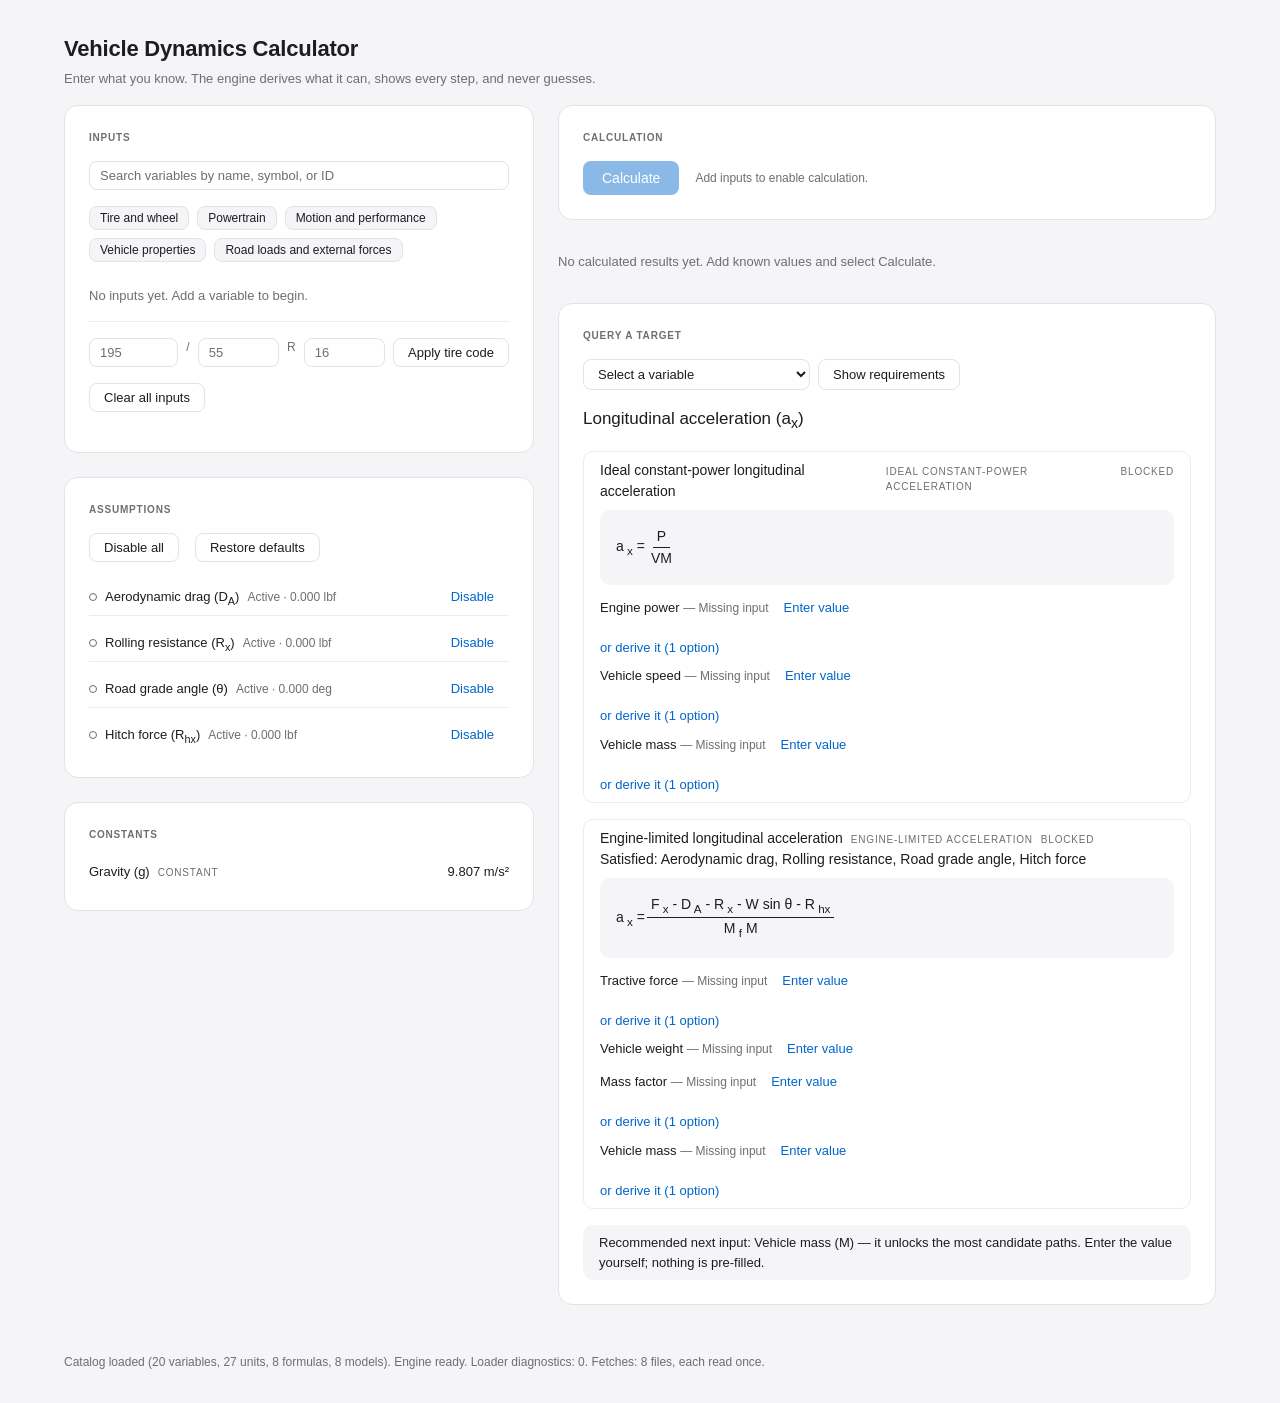
<file: index.html>
<!DOCTYPE html>
<html lang="en">
<head>
<meta charset="utf-8">
<meta name="viewport" content="width=device-width, initial-scale=1">
<title>Vehicle Dynamics Calculator</title>
<link rel="stylesheet" href="./ui/tokens.css">
<link rel="stylesheet" href="./ui/app.css">
</head>
<body>

<header class="masthead">
  <h1 class="masthead__title">Vehicle Dynamics Calculator</h1>
  <p class="masthead__subtitle">Enter what you know. The engine derives what it can, shows every step, and never guesses.</p>
</header>

<main class="layout">

  <aside class="column" id="column-inputs">

    <section class="card" id="inputs-card" aria-labelledby="inputs-label">
      <h2 class="section-label" id="inputs-label">Inputs</h2>
      <div class="field-row">
        <input class="text-input" type="search" id="variable-search"
               placeholder="Search variables by name, symbol, or ID"
               aria-label="Search variables" disabled>
      </div>
      <div class="chip-row" id="category-filter" aria-label="Filter by category"></div>
      <ul class="picker-list" id="variable-picker" aria-label="Matching variables"></ul>
      <ul class="input-list" id="input-list" aria-label="Current inputs"></ul>
      <p class="empty-note" id="inputs-empty-note">No inputs yet. Add a variable to begin.</p>
      <hr class="separator">
      <div class="field-row" id="tire-quick">
        <input class="text-input" type="text" inputmode="numeric" size="4" id="tire-width"
               placeholder="195" aria-label="Tire width (mm)" disabled>
        <span class="status-text" aria-hidden="true">/</span>
        <input class="text-input" type="text" inputmode="numeric" size="3" id="tire-aspect"
               placeholder="55" aria-label="Aspect ratio (%)" disabled>
        <span class="status-text" aria-hidden="true">R</span>
        <input class="text-input" type="text" inputmode="numeric" size="3" id="tire-rim"
               placeholder="16" aria-label="Rim diameter (in)" disabled>
        <button class="btn btn--outline" id="tire-apply" type="button" disabled>Apply tire code</button>
      </div>
      <div class="field-row">
        <button class="btn btn--outline" id="clear-all" type="button" disabled>Clear all inputs</button>
      </div>
      <div id="inputs-confirm-slot"></div>
    </section>

    <section class="card" id="assumptions-card" aria-labelledby="assumptions-label">
      <h2 class="section-label" id="assumptions-label">Assumptions</h2>
      <div class="control-row">
        <button class="btn btn--outline" id="assumptions-disable-all" type="button" disabled>Disable all</button>
        <button class="btn btn--outline" id="assumptions-restore-defaults" type="button" disabled>Restore defaults</button>
      </div>
      <ul class="plain-list" id="assumption-list" aria-label="Assumptions"></ul>
      <p class="empty-note" id="assumptions-empty-note">Assumptions appear here once the catalog is loaded.</p>
    </section>

    <section class="card" id="constants-card" aria-labelledby="constants-label">
      <h2 class="section-label" id="constants-label">Constants</h2>
      <ul class="plain-list" id="constant-list" aria-label="Constants"></ul>
      <p class="empty-note" id="constants-empty-note">Constants appear here once the catalog is loaded.</p>
    </section>

  </aside>

  <section class="column" id="column-results">

    <section class="card" id="calc-card" aria-labelledby="calc-label">
      <h2 class="section-label" id="calc-label">Calculation</h2>
      <div class="calc-row">
        <button class="btn btn--primary" id="calculate-btn" type="button" disabled>Calculate</button>
        <span class="status-text" id="calc-status">Add inputs to enable calculation.</span>
      </div>
    </section>

    <div class="results-region" id="results-region" aria-label="Results">
      <p class="empty-note" id="results-empty-note">Results appear here after you calculate.</p>
    </div>

    <section class="card" id="target-card" aria-labelledby="target-label">
      <h2 class="section-label" id="target-label">Query a target</h2>
      <div class="field-row">
        <select class="select" id="target-select" aria-label="Target variable" disabled>
          <option value="">Select a variable</option>
        </select>
        <button class="btn btn--outline" id="target-query-btn" type="button" disabled>Show requirements</button>
      </div>
      <div class="target-report" id="target-report"></div>
    </section>

  </section>

</main>

<footer class="status-line" id="status-line">
  <span id="boot-status">Loading application modules…</span>
</footer>

<script type="module" src="./ui/main.mjs"></script>

</body>
</html>
</file>
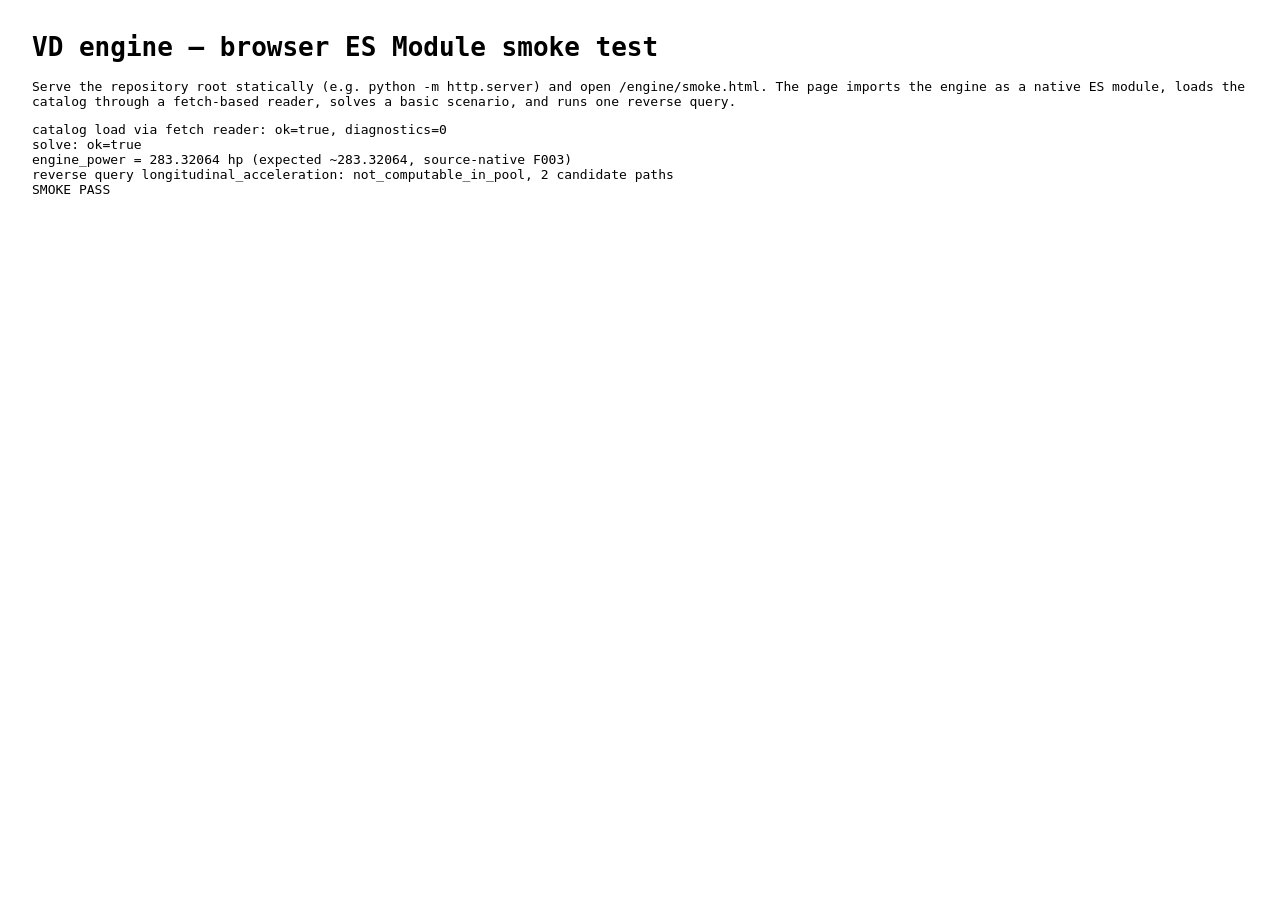
<file: engine/smoke.html>
<!DOCTYPE html>
<html lang="en">
<head>
  <meta charset="utf-8">
  <title>VD engine browser smoke test</title>
  <style>body{font-family:monospace;margin:2rem}pre{white-space:pre-wrap}</style>
</head>
<body>
  <h1>VD engine — browser ES Module smoke test</h1>
  <p>Serve the repository root statically (e.g. <code>python -m http.server</code>)
     and open <code>/engine/smoke.html</code>. The page imports the engine as a
     native ES module, loads the catalog through a fetch-based reader, solves a
     basic scenario, and runs one reverse query.</p>
  <pre id="log">loading…</pre>
  <script type="module">
    import { createEngine } from "./index.mjs";

    const el = document.getElementById("log");
    const log = [];
    const print = (line) => { log.push(line); el.textContent = log.join("\n"); };

    const ROOT = new URL("../", document.baseURI);
    const readText = async (relPath) => {
      const response = await fetch(new URL(relPath, ROOT));
      if (!response.ok) throw new Error(`HTTP ${response.status} for ${relPath}`);
      return response.text();
    };

    try {
      const { ok, engine, diagnostics } = await createEngine(readText);
      print(`catalog load via fetch reader: ok=${ok}, diagnostics=${diagnostics.length}`);
      if (!ok) throw new Error("catalog failed to load");

      engine.setUserInput("engine_torque", 310, "foot_pound_force");
      engine.setUserInput("engine_speed", 4800, "revolution_per_minute");
      const solved = engine.solve();
      print(`solve: ok=${solved.ok}`);

      const hp = engine
        .getResults("engine_power")
        .find((r) => r.formula_id === "F003_engine_power_from_torque_rpm");
      const display = engine.displayValue(hp, "horsepower_mechanical");
      print(`engine_power = ${display.value.toFixed(5)} hp (expected ~283.32064, source-native F003)`);
      const powerOk = Math.abs(display.value - 283.32064) < 1e-3;

      const query = engine.queryTarget("longitudinal_acceleration");
      print(`reverse query longitudinal_acceleration: ${query.outcome}, ${query.candidate_paths.length} candidate paths`);
      const queryOk = query.outcome === "not_computable_in_pool" && query.candidate_paths.length === 2;

      print(powerOk && queryOk ? "SMOKE PASS" : "SMOKE FAIL");
    } catch (error) {
      print(`SMOKE FAIL: ${error.message}`);
    }
  </script>
</body>
</html>
</file>
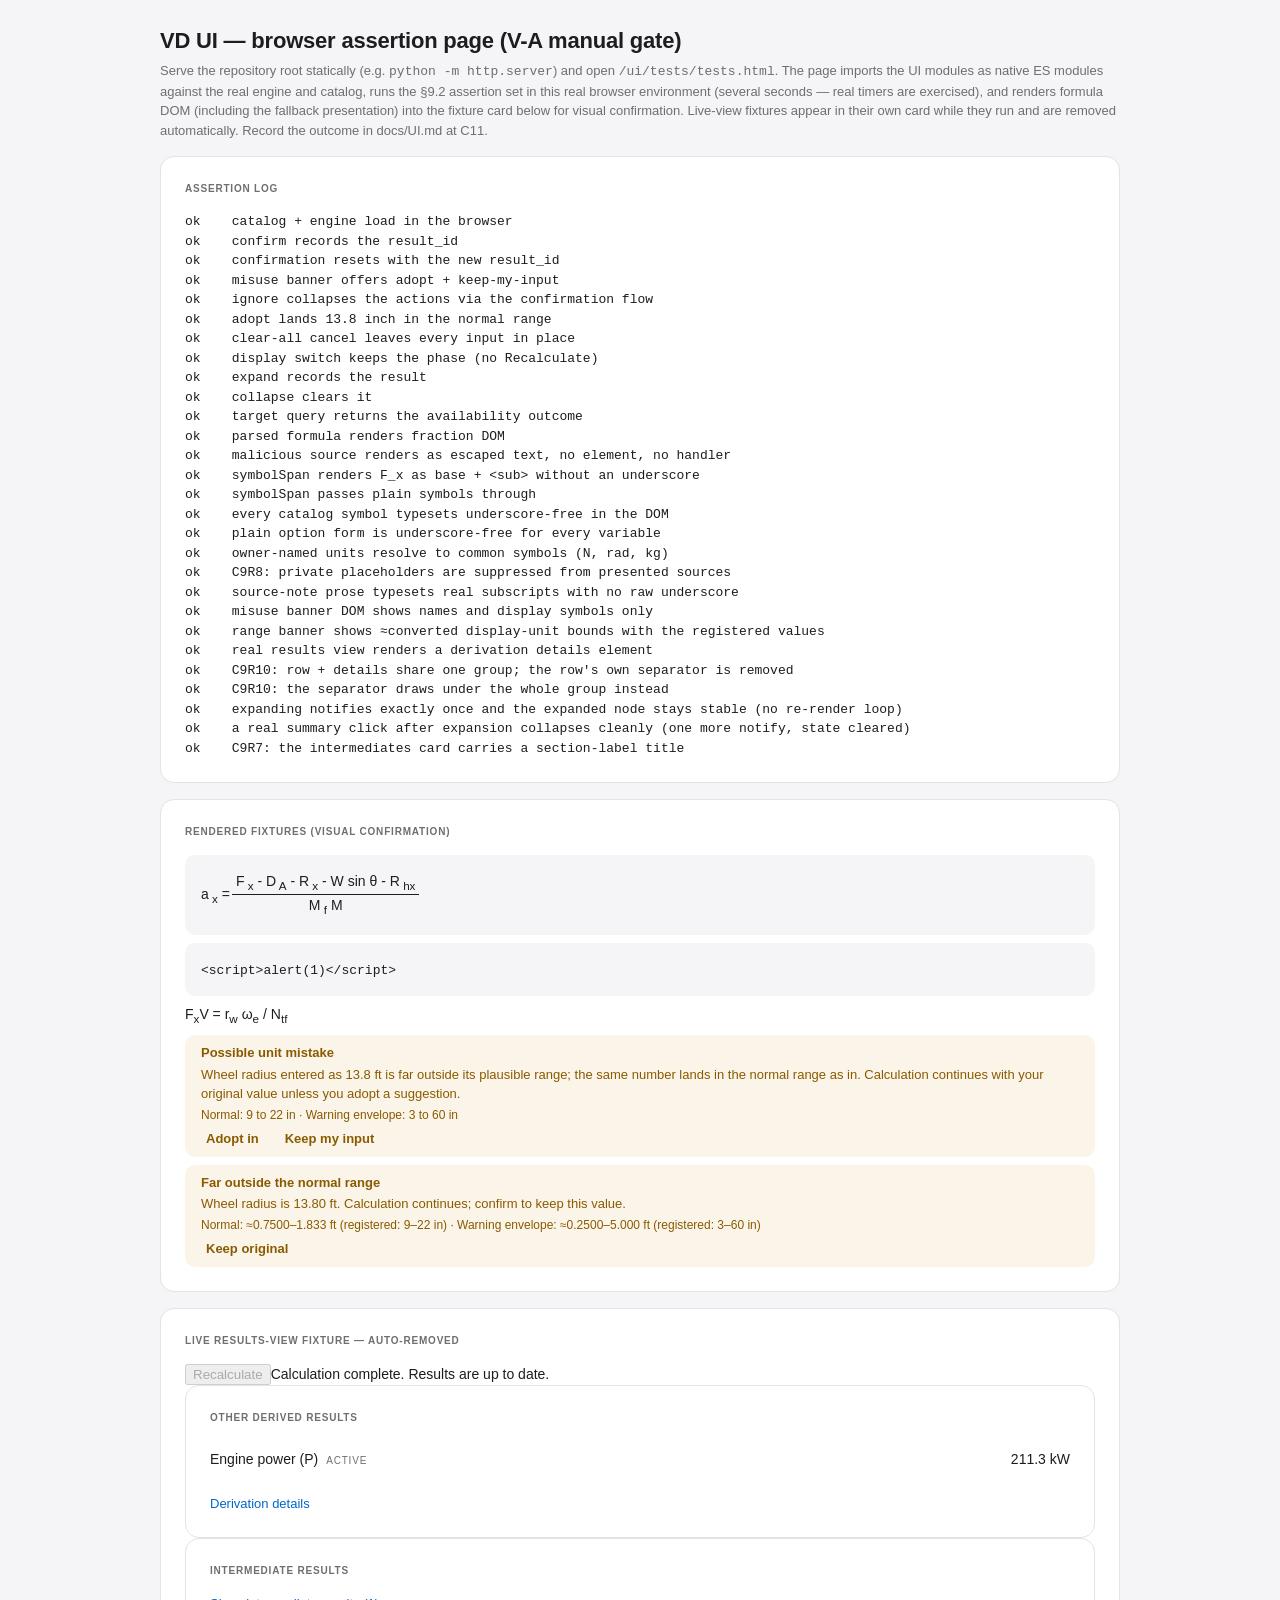
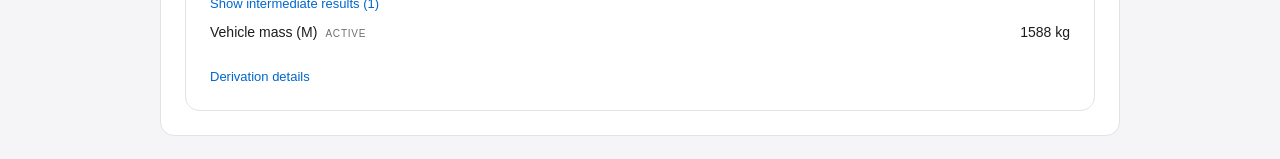
<file: ui/tests/tests.html>
<!DOCTYPE html>
<html lang="en">
<head>
  <meta charset="utf-8">
  <meta name="viewport" content="width=device-width, initial-scale=1">
  <title>VD UI browser assertion page</title>
  <link rel="stylesheet" href="../tokens.css">
  <link rel="stylesheet" href="../app.css">
  <style>
    body { padding: 24px; }
    main { max-width: 960px; margin: 0 auto; display: grid; gap: 16px; }
    pre { white-space: pre-wrap; font-family: monospace, monospace; font-size: 13px; margin: 0; }
  </style>
</head>
<body>
  <main>
  <header>
    <h1 class="masthead__title">VD UI — browser assertion page (V-A manual gate)</h1>
    <p class="masthead__subtitle">Serve the repository root statically (e.g. <code>python -m http.server</code>)
       and open <code>/ui/tests/tests.html</code>. The page imports the UI modules as
       native ES modules against the real engine and catalog, runs the §9.2
       assertion set in this real browser environment (several seconds — real
       timers are exercised), and renders formula DOM (including the fallback
       presentation) into the fixture card below for visual confirmation.
       Live-view fixtures appear in their own card while they run and are
       removed automatically. Record the outcome in docs/UI.md at C11.</p>
  </header>
  <section class="card">
    <h2 class="section-label">Assertion log</h2>
    <pre id="log">loading…</pre>
  </section>
  <section class="card">
    <h2 class="section-label">Rendered fixtures (visual confirmation)</h2>
    <div id="fixture"></div>
  </section>
  </main>
  <script type="module">
    import { createEngine } from "../../engine/index.mjs";
    import { buildCatalogAdapter } from "../adapter/catalog_adapter.mjs";
    import { createStore } from "../state/store.mjs";
    import { submitValue, setDisplayUnit, requestClearAll, cancelPending, ignoreMisuseSuggestion, adoptMisuseSuggestion } from "../render/inputs_controller.mjs";
    import { runSolve, buttonStateFor } from "../render/results_controller.mjs";
    import { presentResultWarnings, confirmKeepOriginal } from "../render/warnings_controller.mjs";
    import { queryTargetView } from "../render/targets_controller.mjs";
    import { toggleExpanded } from "../render/derivation_controller.mjs";
    import { formatFormula, plainSymbol } from "../adapter/formula_format.mjs";
    import { formulaBlock, symbolSpan, proseWithSymbols } from "../render/formula_view.mjs";
    import { initResultsView } from "../render/results_view.mjs";
    import { warningBanner } from "../render/warnings_view.mjs";

    const el = document.getElementById("log");
    const lines = [];
    let passed = 0, failed = 0;

    // C9R6R1 #4: collect every window error, unhandled rejection, and
    // console.error for the whole run; the final assertion demands zero
    // across a delayed observation window that outlives all view timers.
    const pageErrors = [];
    window.addEventListener("error", (e) => pageErrors.push(`window error: ${e.message}`));
    window.addEventListener("unhandledrejection", (e) => pageErrors.push(`unhandled rejection: ${String(e.reason)}`));
    const nativeConsoleError = console.error.bind(console);
    console.error = (...args) => { pageErrors.push(`console.error: ${args.map(String).join(" ")}`); nativeConsoleError(...args); };
    const ok = (label, cond) => {
      if (cond) { passed += 1; lines.push(`ok    ${label}`); }
      else { failed += 1; lines.push(`FAIL  ${label}`); }
      el.textContent = lines.join("\n");
    };

    const ROOT = new URL("../../", document.baseURI);
    const readText = async (rel) => {
      const r = await fetch(new URL(rel, ROOT));
      if (!r.ok) throw new Error(`HTTP ${r.status} for ${rel}`);
      return r.text();
    };

    try {
      const { ok: loaded, engine } = await createEngine(readText);
      const adapter = await buildCatalogAdapter(readText);
      ok("catalog + engine load in the browser", loaded === true);
      const store = createStore();
      const app = { engine, adapter, store };

      // scenario
      submitValue(app, "engine_torque", "310", "foot_pound_force");
      submitValue(app, "engine_speed", "4800", "revolution_per_minute");
      submitValue(app, "combined_gear_ratio", "8.0", "decimal");
      submitValue(app, "drivetrain_efficiency", "0.90", "decimal");
      submitValue(app, "vehicle_weight", "3500", "pound_force");
      const wheel = submitValue(app, "wheel_radius", "13.8", "foot").result;
      runSolve(app);

      // §9.2 confirm flow resets on a new result_id
      confirmKeepOriginal(app, wheel.result_id);
      ok("confirm records the result_id", store.state.confirmedResultIds.has(wheel.result_id));
      const replaced = submitValue(app, "wheel_radius", "13.8", "foot").result;
      const rePresented = presentResultWarnings(app, replaced).find((p) => p.code === "range_extreme");
      ok("confirmation resets with the new result_id", rePresented.canConfirm === true);

      // §9.2 misuse two buttons
      const misuse = presentResultWarnings(app, replaced).find((p) => p.code === "unit_misuse_suspected");
      ok("misuse banner offers adopt + keep-my-input",
        misuse.actions.map((a) => a.kind).join(",") === "adopt_suggestion,ignore_misuse");
      ignoreMisuseSuggestion(app, replaced.result_id);
      ok("ignore collapses the actions via the confirmation flow",
        presentResultWarnings(app, replaced).find((p) => p.code === "unit_misuse_suspected").actions.length === 0);
      const fresh = submitValue(app, "wheel_radius", "13.8", "foot").result;
      const suggestion = presentResultWarnings(app, fresh)
        .find((p) => p.code === "unit_misuse_suspected").actions
        .find((a) => a.kind === "adopt_suggestion").suggestion;
      adoptMisuseSuggestion(app, suggestion);
      ok("adopt lands 13.8 inch in the normal range",
        engine.getResults("wheel_radius").find((r) => r.source === "user_input").range_status === "normal");
      runSolve(app);

      // §9.2 clear-all cancel path
      requestClearAll(app);
      cancelPending(app);
      ok("clear-all cancel leaves every input in place",
        store.state.pendingConfirmation === null &&
        engine.getResults().filter((r) => r.source === "user_input").length === 6);

      // §9.2 display switch never triggers the Recalculate state
      const phaseBefore = store.state.calculationPhase;
      setDisplayUnit(app, "engine_power", "kilowatt");
      ok("display switch keeps the phase (no Recalculate)",
        store.state.calculationPhase === phaseBefore &&
        buttonStateFor(store.state.calculationPhase, null).text !== "Calculating…");

      // §9.2 expand / collapse
      const active = engine.getActive("longitudinal_acceleration");
      toggleExpanded(app, active.result_id, true);
      ok("expand records the result", store.state.expandedResultIds.has(active.result_id));
      toggleExpanded(app, active.result_id, false);
      ok("collapse clears it", !store.state.expandedResultIds.has(active.result_id));

      // §9.2 target flow
      const targetView = queryTargetView(app, "longitudinal_acceleration");
      ok("target query returns the availability outcome", targetView.outcome === "already_available");

      // §9.2 formula DOM rendering, incl. fallback presentation
      const fixture = document.getElementById("fixture");
      fixture.append(formulaBlock(formatFormula("a_x = \\frac{F_x-D_A-R_x-W\\sin\\theta-R_{hx}}{M_fM}")));
      ok("parsed formula renders fraction DOM", fixture.querySelectorAll(".frac").length === 1);
      const evil = "<script>alert(1)<\/script>";
      fixture.append(formulaBlock(formatFormula(evil)));
      ok("malicious source renders as escaped text, no element, no handler",
        fixture.querySelectorAll("script").length === 0 &&
        fixture.textContent.includes("<script>"));

      // C9R1 DOM assertions: symbols typeset with real subscripts; no raw
      // underscore or internal unit_id in user-visible text.
      const fx = symbolSpan("F_x");
      fixture.append(fx);
      ok("symbolSpan renders F_x as base + <sub> without an underscore",
        fx.querySelector("sub")?.textContent === "x" && fx.textContent === "Fx");
      ok("symbolSpan passes plain symbols through", symbolSpan("M").textContent === "M" && symbolSpan("M").querySelector("sub") === null);
      ok("every catalog symbol typesets underscore-free in the DOM",
        adapter.variables.every((v) => !symbolSpan(v.symbol).textContent.includes("_")));
      ok("plain option form is underscore-free for every variable",
        adapter.variables.every((v) => !plainSymbol(v.symbol).includes("_")));
      ok("owner-named units resolve to common symbols (N, rad, kg)",
        adapter.unitsById.newton.display_symbol === "N" &&
        adapter.unitsById.radian.display_symbol === "rad" &&
        adapter.unitsById.kilogram.display_symbol === "kg");

      // C9R8: the three approved private placeholders never reach presented
      // source output (the label alone represents such references).
      const f008inst = engine.getResults("longitudinal_acceleration")
        .find((r) => r.formula_id === "F008_ideal_power_acceleration_si");
      const d8sources = (await import("../render/derivation_controller.mjs"))
        .buildDerivationDetail({ engine, adapter, store }, f008inst).sources;
      ok("C9R8: private placeholders are suppressed from presented sources",
        d8sources.length === 4 &&
        !JSON.stringify(d8sources).includes("kept privately") &&
        d8sources.filter((s) => s.note === null && s.locator === null && s.label === "Validated lecture reference").length === 2);

      // C9R2: prose symbol typesetting for source notes
      const prose = proseWithSymbols("V = r_w ω_e / N_tf");
      fixture.append(prose);
      ok("source-note prose typesets real subscripts with no raw underscore",
        prose.querySelectorAll("sub").length === 3 && !prose.textContent.includes("_"));

      // C9R2: misuse banner DOM carries no internal ids
      // (wheel_radius was adopted to inch earlier; enter the misuse case again)
      const misuseResult = (await import("../render/inputs_controller.mjs")).submitValue(
        { engine, adapter, store }, "wheel_radius", "13.8", "foot").result;
      const misusePresented = (await import("../render/warnings_controller.mjs"))
        .presentResultWarnings({ engine, adapter, store }, misuseResult)
        .find((p) => p.code === "unit_misuse_suspected");
      const misuseDom = warningBanner(misusePresented, { app: { engine, adapter, store }, onAdopt: () => {}, onIgnore: () => {} });
      fixture.append(misuseDom);
      ok("misuse banner DOM shows names and display symbols only",
        misuseDom.textContent.includes("Wheel radius") &&
        !misuseDom.textContent.includes("wheel_radius") &&
        !misuseDom.textContent.includes("foot") &&
        !misuseDom.textContent.includes("inch"));

      // C9R3b: range bounds follow the current display unit in the DOM
      const wc = await import("../render/warnings_controller.mjs");
      store.state.displayUnitByVariableId.set("wheel_radius", "foot");
      const ftPresented = wc.presentResultWarnings({ engine, adapter, store }, misuseResult)
        .find((p) => p.code === "range_extreme");
      const ftDom = warningBanner(ftPresented, { app: { engine, adapter, store } });
      fixture.append(ftDom);
      ok("range banner shows ≈converted display-unit bounds with the registered values",
        ftDom.textContent.includes("≈0.7500–1.833 ft (registered: 9–22 in)"));
      store.state.displayUnitByVariableId.delete("wheel_radius");

      // C9R2 real-view DOM regression: expansion is stable, controls stay live.
      // The skeleton lives in a labeled card while it runs and is removed in
      // a finally block, so the page never shows dangling bare controls.
      const skeletonCard = document.createElement("section");
      skeletonCard.className = "card";
      const skeletonLabel = document.createElement("h2");
      skeletonLabel.className = "section-label";
      skeletonLabel.textContent = "Live results-view fixture — auto-removed";
      skeletonCard.append(skeletonLabel);
      const skeleton = document.createElement("div");
      const mk = (tag, id) => { const n = document.createElement(tag); n.id = id; skeleton.append(n); return n; };
      mk("button", "calculate-btn"); mk("span", "calc-status"); mk("div", "results-region");
      skeletonCard.append(skeleton);
      document.querySelector("main").append(skeletonCard);
      let disposeResults = null;
      try {
      const app2 = await (async () => {
        const fresh = await createEngine(readText);
        const store2 = (await import("../state/store.mjs")).createStore();
        return { engine: fresh.engine, adapter, store: store2 };
      })();
      const ic = await import("../render/inputs_controller.mjs");
      const rc = await import("../render/results_controller.mjs");
      disposeResults = initResultsView(app2);
      ic.submitValue(app2, "engine_torque", "310", "foot_pound_force");
      ic.submitValue(app2, "engine_speed", "4800", "revolution_per_minute");
      rc.runSolve(app2);
      const region = document.getElementById("results-region");
      const detailsEl = region.querySelector("details.derivation");
      ok("real results view renders a derivation details element", Boolean(detailsEl));
      // C9R10: a row and its own derivation details form one visual group —
      // no separator line between them; the separator sits under the group.
      const group = region.querySelector(".result-group");
      ok("C9R10: row + details share one group; the row's own separator is removed",
        group !== null &&
        group.querySelector(".result-row") !== null &&
        group.querySelector("details.derivation") !== null &&
        getComputedStyle(group.querySelector(".result-row")).borderBottomWidth === "0px");
      ok("C9R10: the separator draws under the whole group instead",
        getComputedStyle(group).borderBottomWidth === "1px" ||
        group === group.parentElement.lastElementChild);
      let renders = 0;
      const unsub2 = app2.store.subscribe(() => { renders += 1; });
      detailsEl.open = true;
      detailsEl.dispatchEvent(new Event("toggle"));
      await new Promise((r) => setTimeout(r, 150));
      const stableRef = region.querySelector("details.derivation[open]");
      await new Promise((r) => setTimeout(r, 200)); // settle window: a loop would keep re-rendering here
      ok("expanding notifies exactly once and the expanded node stays stable (no re-render loop)",
        renders === 1 && stableRef !== null &&
        region.querySelector("details.derivation[open]") === stableRef &&
        stableRef.isConnected);
      // Real user path: a click on the summary must still work after the
      // expansion (controls live), and it collapses the details.
      const summary = stableRef.querySelector("summary");
      summary.click();
      await new Promise((r) => setTimeout(r, 150));
      ok("a real summary click after expansion collapses cleanly (one more notify, state cleared)",
        renders === 2 &&
        region.querySelector("details.derivation[open]") === null &&
        app2.store.state.expandedResultIds.size === 0);
      unsub2();

      // C9R7: the Intermediate results section keeps its expanded state
      // across re-renders triggered by actions inside (or anywhere else),
      // and carries a section-level title like the other cards.
      ic.submitValue(app2, "vehicle_weight", "3500", "pound_force");
      rc.runSolve(app2);
      const intermediateCardLabel = [...region.parentElement.querySelectorAll(".section-label")]
        .find((l) => l.textContent === "Intermediate results");
      ok("C9R7: the intermediates card carries a section-label title",
        Boolean(intermediateCardLabel));
      const interDetails = intermediateCardLabel.parentElement.querySelector("details");
      interDetails.open = true;
      interDetails.dispatchEvent(new Event("toggle")); // silent view state
      ic.setDisplayUnit(app2, "engine_power", "kilowatt"); // real action -> notify -> rebuild
      await new Promise((r) => setTimeout(r, 60));
      const rebuiltDetails = [...region.parentElement.querySelectorAll(".section-label")]
        .find((l) => l.textContent === "Intermediate results").parentElement.querySelector("details");
      ok("C9R7: an action no longer snaps the intermediates section shut",
        rebuiltDetails.open === true);
      } finally {
        if (disposeResults) disposeResults();
        skeletonCard.remove();
      }

      // C9R5 real-view DOM regression: type the value directly in the
      // picker row and press Enter — added and submitted in one step.
      // Same labeled-card + finally-cleanup pattern as the results fixture.
      const inputsCard = document.createElement("section");
      inputsCard.className = "card";
      const inputsLabel = document.createElement("h2");
      inputsLabel.className = "section-label";
      inputsLabel.textContent = "Live inputs-view fixture — auto-removed";
      inputsCard.append(inputsLabel);
      const inputsSkeleton = document.createElement("div");
      const mkIn = (tag, id, cls) => {
        const n = document.createElement(tag);
        n.id = id; if (cls) n.className = cls;
        inputsSkeleton.append(n); return n;
      };
      mkIn("input", "variable-search"); mkIn("div", "category-filter"); mkIn("ul", "variable-picker");
      mkIn("ul", "input-list"); mkIn("p", "inputs-empty-note");
      mkIn("input", "tire-width"); mkIn("input", "tire-aspect"); mkIn("input", "tire-rim");
      mkIn("button", "tire-apply"); mkIn("button", "clear-all"); mkIn("div", "inputs-confirm-slot");
      inputsCard.append(inputsSkeleton);
      document.querySelector("main").append(inputsCard);
      let disposeInputsView = null;
      try {
      const app3 = await (async () => {
        const fresh = await createEngine(readText);
        const store3 = (await import("../state/store.mjs")).createStore();
        return { engine: fresh.engine, adapter, store: store3, createScratchEngine: async () => (await createEngine(readText)).engine };
      })();
      disposeInputsView = (await import("../render/inputs_view.mjs")).initInputsView(app3);
      const searchBox = document.getElementById("variable-search");
      searchBox.value = "torque";
      searchBox.dispatchEvent(new Event("input"));
      await new Promise((r) => setTimeout(r, 60));
      const pickerBox = document.querySelector("#variable-picker .picker-row input");
      const pickerUnit = document.querySelector("#variable-picker .picker-row select");
      ok("picker rows carry a direct value box AND a unit selector (all allowed units)",
        pickerBox !== null && pickerUnit !== null &&
        [...pickerUnit.options].map((o) => o.value).join(",") ===
          adapter.variablesById.engine_torque.allowed_units.join(",") &&
        pickerUnit.value === "foot_pound_force");
      pickerUnit.value = "newton_meter"; // switch the unit right in the picker
      pickerUnit.dispatchEvent(new Event("change"));
      pickerBox.value = "310";
      pickerBox.dispatchEvent(new Event("input"));
      pickerBox.dispatchEvent(new KeyboardEvent("keydown", { key: "Enter", bubbles: true }));
      await new Promise((r) => setTimeout(r, 80));
      const landedTorque = app3.engine.getResults("engine_torque").find((r) => r.source === "user_input");
      ok("Enter submits in the PICKED unit and the landed row keeps it",
        app3.store.state.uiInputOrder[0] === "engine_torque" &&
        Math.abs(landedTorque.value_si - 310) < 1e-12 && // 310 N·m stored as 310 SI
        document.querySelectorAll("#variable-picker .picker-row").length === 0 &&
        document.querySelector("#input-row-engine_torque input").value === "310" &&
        document.querySelector("#input-row-engine_torque select").value === "newton_meter");
      ok("C9R6R1 #5: after the non-empty one-step submit, focus sits in the new formal value input",
        document.activeElement === document.querySelector("#input-row-engine_torque input"));

      // C9R6R1 #2: continuous entry — with the first item's 1.6s highlight
      // timer still pending, start the second entry, then outwait the timer:
      // the uncommitted value AND unit must survive the store re-render.
      searchBox.focus();
      searchBox.value = "weight";
      searchBox.dispatchEvent(new Event("input"));
      await new Promise((r) => setTimeout(r, 60));
      let weightBox = document.querySelector("#variable-picker .picker-row input");
      let weightUnit = document.querySelector("#variable-picker .picker-row select");
      weightUnit.value = "newton";
      weightUnit.dispatchEvent(new Event("change"));
      weightBox.value = "3500";
      weightBox.dispatchEvent(new Event("input"));
      // C9R6R2: the highlight expiry is SILENT — no notify, no rebuild, no
      // "automatic refresh" 1.6s after adding.
      let windowNotifies = 0;
      const unsubWindow = app3.store.subscribe(() => { windowNotifies += 1; });
      await new Promise((r) => setTimeout(r, 1750));
      unsubWindow();
      ok("C9R6R2: zero store notifies across the highlight-expiry window (no auto refresh)",
        windowNotifies === 0 &&
        app3.store.state.highlightedVariableId === null &&
        !document.getElementById("input-row-engine_torque").classList.contains("input-row--highlight"));
      // Persistence must still hold across a REAL rebuild:
      app3.store.notify();
      await new Promise((r) => setTimeout(r, 40));
      weightBox = document.querySelector("#variable-picker .picker-row input");
      weightUnit = document.querySelector("#variable-picker .picker-row select");
      ok("C9R6R1 #2: uncommitted picker value and unit survive a forced re-render",
        weightBox.value === "3500" && weightUnit.value === "newton");
      weightBox.dispatchEvent(new KeyboardEvent("keydown", { key: "Enter", bubbles: true }));
      await new Promise((r) => setTimeout(r, 80));
      ok("continuous entry lands the second row in the picked unit, focus in its value input",
        app3.store.state.uiInputOrder[0] === "vehicle_weight" &&
        document.querySelector("#input-row-vehicle_weight select").value === "newton" &&
        document.activeElement === document.querySelector("#input-row-vehicle_weight input"));

      // C9R6R4: in-progress typing in the FORMAL row survives a rebuild —
      // the uncommitted draft (3575) is clearly distinct from the committed
      // value (3500), and the draft must never reach the engine.
      const committedWeight = () =>
        app3.engine.getResults("vehicle_weight").find((r) => r.source === "user_input").value_si;
      ok("C9R6R4 precondition: the committed value 3500 N sits in the engine",
        Math.abs(committedWeight() - 3500) < 1e-12);
      const formalInput = document.querySelector("#input-row-vehicle_weight input");
      formalInput.value = "3575";
      formalInput.dispatchEvent(new Event("input"));
      app3.store.notify(); // forced rebuild while the draft is uncommitted
      await new Promise((r) => setTimeout(r, 40));
      ok("C9R6R4: the uncommitted draft 3575 survives the forced rebuild",
        document.querySelector("#input-row-vehicle_weight input").value === "3575");
      ok("C9R6R4: the engine still holds the committed 3500 — the draft never entered it",
        Math.abs(committedWeight() - 3500) < 1e-12);

      // C9R11: the remove confirmation renders inside the clicked row, not
      // in the bottom slot.
      document.querySelector("#input-row-vehicle_weight .input-row__remove").click();
      await new Promise((r) => setTimeout(r, 40));
      ok("C9R11: remove confirmation sits inline in the row, bottom slot stays empty",
        document.querySelector("#input-row-vehicle_weight .banner--neutral") !== null &&
        document.getElementById("inputs-confirm-slot").children.length === 0);
      const cancelBtn = [...document.querySelectorAll("#input-row-vehicle_weight .banner--neutral .btn")]
        .find((b) => b.textContent === "Cancel");
      cancelBtn.click();
      await new Promise((r) => setTimeout(r, 40));
      ok("C9R11: cancel clears the inline confirmation and keeps the input",
        document.querySelector("#input-row-vehicle_weight .banner--neutral") === null &&
        app3.engine.getResults("vehicle_weight").some((r) => r.source === "user_input"));
      } finally {
        // Cancels the pending highlight timer + unsubscribes BEFORE the DOM
        // goes away, even when an assertion in the block throws (C9R6R1 #3).
        if (disposeInputsView) disposeInputsView();
        inputsCard.remove();
      }

      // C9R7 real-view DOM regression: click a missing input in the target
      // report and enter its value right there (value box + unit selector,
      // same pipeline as the Inputs region).
      const targetsCard = document.createElement("section");
      targetsCard.className = "card";
      const targetsLabel = document.createElement("h2");
      targetsLabel.className = "section-label";
      targetsLabel.textContent = "Live targets-view fixture — auto-removed";
      targetsCard.append(targetsLabel);
      const targetsSkeleton = document.createElement("div");
      const mkTg = (tag, id) => {
        const n = document.createElement(tag);
        n.id = id; targetsSkeleton.append(n); return n;
      };
      mkTg("select", "target-select"); mkTg("button", "target-query-btn"); mkTg("div", "target-report");
      // real Inputs view mounted in the SAME fixture (C9R7R1 #6)
      const mkTg2 = (tag, id) => { const n = document.createElement(tag); n.id = id; targetsSkeleton.append(n); return n; };
      mkTg2("input", "variable-search"); mkTg2("div", "category-filter"); mkTg2("ul", "variable-picker");
      mkTg2("ul", "input-list"); mkTg2("p", "inputs-empty-note");
      mkTg2("input", "tire-width"); mkTg2("input", "tire-aspect"); mkTg2("input", "tire-rim");
      mkTg2("button", "tire-apply"); mkTg2("button", "clear-all"); mkTg2("div", "inputs-confirm-slot");
      targetsCard.append(targetsSkeleton);
      document.querySelector("main").append(targetsCard);
      let disposeTargetsView = null;
      let disposeInputsView2 = null;
      try {
        const fresh4 = await createEngine(readText);
        const store4 = (await import("../state/store.mjs")).createStore();
        const app4 = { engine: fresh4.engine, adapter, store: store4 };
        const ic4 = await import("../render/inputs_controller.mjs");
        disposeTargetsView = (await import("../render/targets_view.mjs")).initTargetsView(app4);
        disposeInputsView2 = (await import("../render/inputs_view.mjs")).initInputsView(app4);
        await new Promise((r) => setTimeout(r, 60));
        // C9R9: the selector groups targets honestly (4 + 3 + 12).
        const optgroups = [...document.querySelectorAll("#target-select optgroup")];
        ok("C9R9: target selector carries the three honest groups (4 primary, 3 intermediates, 12 input-only)",
          optgroups.length === 3 &&
          optgroups[0].label.startsWith("Primary results") && optgroups[0].children.length === 4 &&
          optgroups[1].label.startsWith("Derived intermediates") && optgroups[1].children.length === 3 &&
          optgroups[2].label.startsWith("Direct-input only") && optgroups[2].children.length === 12);

        const massRows = () => [...document.querySelectorAll("#target-report .missing-list li")]
          .filter((li) => li.textContent.includes("Vehicle mass —"));
        const inlineInputs = () => document.querySelectorAll("#target-report .missing-list input.text-input").length;
        // C9R7R1 #1: the same variable appears on BOTH candidate paths; opening
        // one occurrence must not open the other.
        ok("C9R7R1: the duplicated variable appears on two paths", massRows().length === 2);
        massRows()[0].querySelector("button").click();
        await new Promise((r) => setTimeout(r, 40));
        ok("C9R7R1 #1: exactly one occurrence opens; the sibling stays closed",
          inlineInputs() === 1 &&
          massRows()[0].querySelector("input.text-input") !== null &&
          massRows()[1].querySelector("input.text-input") === null &&
          massRows()[1].querySelector("button").textContent === "Enter value");
        // C9R7R1 #2: drafts + single position survive a forced re-render.
        const box4 = massRows()[0].querySelector("input.text-input");
        const unit4 = massRows()[0].querySelector("select");
        unit4.value = "pound_mass"; unit4.dispatchEvent(new Event("change"));
        box4.value = "3500"; box4.dispatchEvent(new Event("input"));
        app4.store.notify();
        await new Promise((r) => setTimeout(r, 40));
        ok("C9R7R1 #2: after a forced re-render the SAME single occurrence is open with content intact",
          inlineInputs() === 1 &&
          massRows()[0].querySelector("input.text-input").value === "3500" &&
          massRows()[0].querySelector("select").value === "pound_mass" &&
          massRows()[1].querySelector("input.text-input") === null);
        // C9R7R1 #3: opening the other occurrence closes the first (single-open).
        massRows()[1].querySelector("button").click();
        await new Promise((r) => setTimeout(r, 40));
        ok("C9R7R1 #3: switching rows keeps exactly one entry open, at the newly clicked row",
          inlineInputs() === 1 &&
          massRows()[1].querySelector("input.text-input") !== null &&
          massRows()[0].querySelector("input.text-input") === null &&
          massRows()[0].querySelector("button").textContent === "Enter value");
        // C9R7R1 #4: submit -> rows disappear, no dangling open entry.
        const box4b = massRows()[1].querySelector("input.text-input");
        massRows()[1].querySelector("select").value = "pound_mass";
        massRows()[1].querySelector("select").dispatchEvent(new Event("change"));
        box4b.value = "3500"; box4b.dispatchEvent(new Event("input"));
        box4b.dispatchEvent(new KeyboardEvent("keydown", { key: "Enter", bubbles: true }));
        await new Promise((r) => setTimeout(r, 60));
        const landedMass = app4.engine.getResults("vehicle_mass").find((r) => r.source === "user_input");
        ok("C9R7R1 #4: submit lands the input and clears every occurrence",
          Boolean(landedMass) && massRows().length === 0 && inlineInputs() === 0);
        // C9R7R1 #6a: the REAL Inputs view shows the landed row: top, picked
        // unit, focus in the formal value input.
        ok("C9R7R1 #6a: landed row on top with the picked unit and focus",
          app4.store.state.uiInputOrder[0] === "vehicle_mass" &&
          document.querySelector("#input-row-vehicle_mass select").value === "pound_mass" &&
          document.activeElement === document.querySelector("#input-row-vehicle_mass input"));
        // C9R7R1 #5: removing the input makes the variable missing again —
        // and nothing re-opens by itself.
        app4.store.state.pendingConfirmation = { kind: "remove_input", payload: { variableId: "vehicle_mass" } };
        ic4.confirmPending(app4);
        await new Promise((r) => setTimeout(r, 60));
        ok("C9R7R1 #5: re-missing rows come back closed (no auto-reopen)",
          massRows().length === 2 && inlineInputs() === 0 &&
          massRows().every((row) => row.querySelector("button").textContent === "Enter value"));
        // C9R7R1 #6b: range hints on the landed row — enter 1000 kW for the
        // missing engine_power right from the report.
        const powerRow = [...document.querySelectorAll("#target-report .missing-list li")]
          .find((li) => li.textContent.includes("Engine power —"));
        powerRow.querySelector("button").click();
        await new Promise((r) => setTimeout(r, 40));
        const pBox = powerRow.querySelector("input.text-input");
        const pUnit = powerRow.querySelector("select");
        pUnit.value = "kilowatt"; pUnit.dispatchEvent(new Event("change"));
        pBox.value = "1000"; pBox.dispatchEvent(new Event("input"));
        pBox.dispatchEvent(new KeyboardEvent("keydown", { key: "Enter", bubbles: true }));
        await new Promise((r) => setTimeout(r, 60));
        const powerBanner = document.querySelector("#input-row-engine_power .banner");
        ok("C9R7R1 #6b: the landed row carries the range hint in the picked unit",
          powerBanner !== null &&
          powerBanner.textContent.includes("Outside the normal range") &&
          powerBanner.textContent.includes("≈0.000–745.7 kW (registered: 0–1000 hp)"));
      } finally {
        if (disposeTargetsView) disposeTargetsView();
        if (disposeInputsView2) disposeInputsView2();
        targetsCard.remove();
      }

      // U1 (Part 2 S3.4): the satisfied-conditions row in the real targets
      // view. Dedicated fixture — the C9R7 targets fixture above never enters
      // torque/speed, so its F003 satisfied list stays empty and the row
      // would never render there.
      const satCard = document.createElement("section");
      satCard.className = "card";
      const satLabel = document.createElement("h2");
      satLabel.className = "section-label";
      satLabel.textContent = "Live satisfied-row fixture — auto-removed";
      satCard.append(satLabel);
      const satSkeleton = document.createElement("div");
      const mkSat = (tag, id) => { const n = document.createElement(tag); n.id = id; satSkeleton.append(n); return n; };
      mkSat("select", "target-select"); mkSat("button", "target-query-btn"); mkSat("div", "target-report");
      satCard.append(satSkeleton);
      document.querySelector("main").append(satCard);
      let disposeSatView = null;
      try {
        const fresh5 = await createEngine(readText);
        const store5 = (await import("../state/store.mjs")).createStore();
        const app5 = { engine: fresh5.engine, adapter, store: store5 };
        submitValue(app5, "engine_torque", "310", "foot_pound_force");
        submitValue(app5, "engine_speed", "4800", "revolution_per_minute");
        disposeSatView = (await import("../render/targets_view.mjs")).initTargetsView(app5);
        await new Promise((r) => setTimeout(r, 60));
        const f003Name = adapter.formulasById.F003_engine_power_from_torque_rpm.name;
        const f003Card = [...document.querySelectorAll("#target-report .path-option")]
          .find((c) => c.querySelector(".path-option__head span")?.textContent === f003Name);
        ok("U1: the F003 option card renders exactly one satisfied row",
          f003Card !== undefined &&
          f003Card.querySelectorAll(":scope > .path-satisfied").length === 1 &&
          document.querySelectorAll("#target-report .path-satisfied").length > 1);
        const satRow = f003Card.querySelector(":scope > .path-satisfied");
        ok("U1: the row names both entered inputs by display name",
          satRow.textContent.startsWith("Satisfied: ") &&
          satRow.textContent.includes("Engine torque") &&
          satRow.textContent.includes("Engine speed"));
        ok("U1: the whole satisfied row is underscore-free",
          !satRow.textContent.includes("_"));
      } finally {
        if (disposeSatView) disposeSatView();
        satCard.remove();
      }

      // C9R6R1 #4: delayed observation window — outlives every view timer
      // (highlight 1.6s) so late renders into detached nodes would surface.
      await new Promise((r) => setTimeout(r, 1800));
      ok("zero window errors and zero console errors across the delayed observation window",
        pageErrors.length === 0);
      for (const entry of pageErrors) lines.push(`      ${entry}`);

      lines.push("");
      lines.push(`browser assertions: ${passed} passed, ${failed} failed`);
      lines.push(failed === 0 ? "UI BROWSER PASS" : "UI BROWSER FAIL");
      el.textContent = lines.join("\n");
    } catch (error) {
      lines.push(`UI BROWSER FAIL: ${error.message}`);
      el.textContent = lines.join("\n");
    }
  </script>
</body>
</html>
</file>
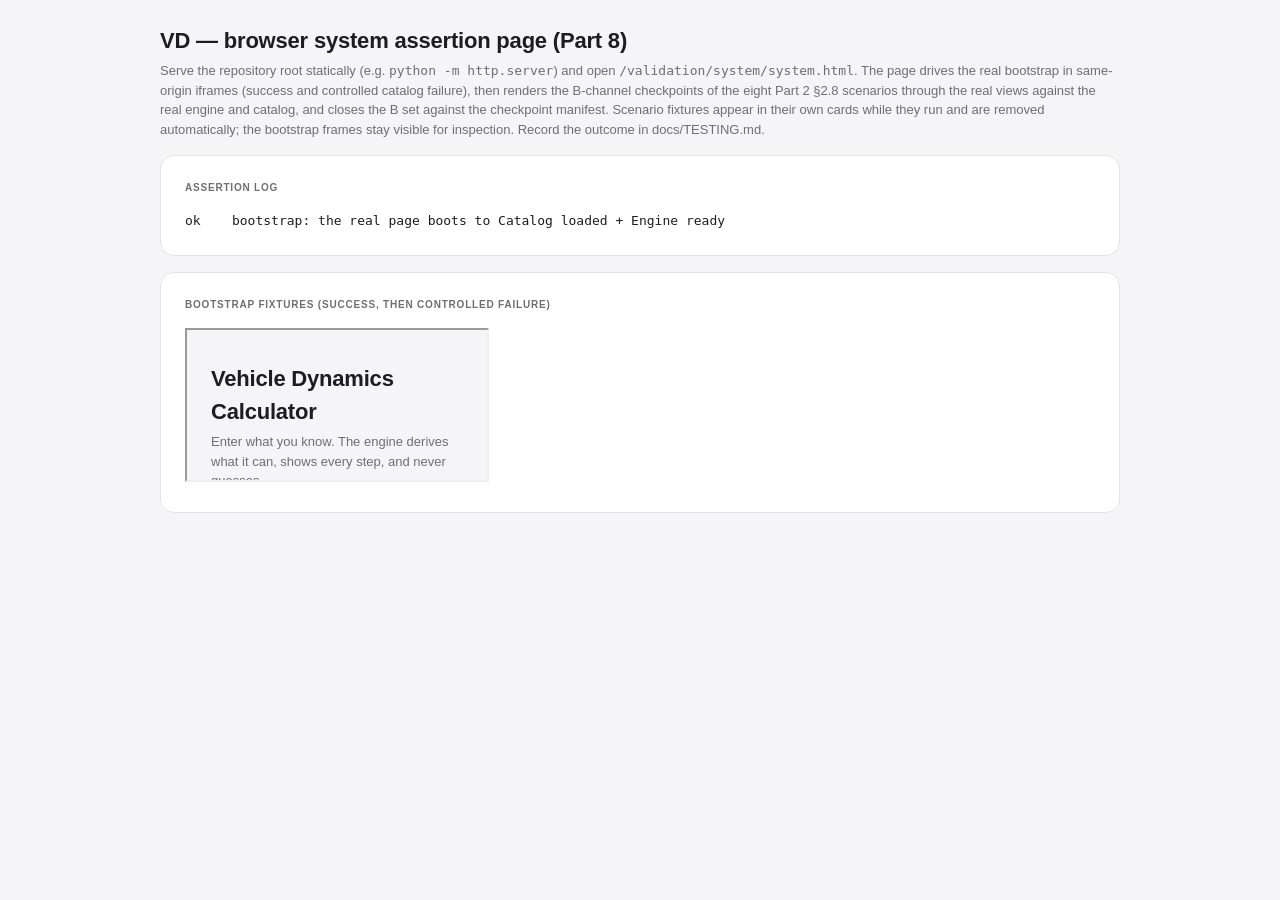
<file: validation/system/system.html>
<!DOCTYPE html>
<html lang="en">
<head>
  <meta charset="utf-8">
  <meta name="viewport" content="width=device-width, initial-scale=1">
  <title>VD system assertion page (Part 8)</title>
  <link rel="stylesheet" href="../../ui/tokens.css">
  <link rel="stylesheet" href="../../ui/app.css">
  <style>
    body { padding: 24px; }
    main { max-width: 960px; margin: 0 auto; display: grid; gap: 16px; }
    pre { white-space: pre-wrap; font-family: monospace, monospace; font-size: 13px; margin: 0; }
  </style>
</head>
<body>
  <main>
  <header>
    <h1 class="masthead__title">VD — browser system assertion page (Part 8)</h1>
    <p class="masthead__subtitle">Serve the repository root statically (e.g. <code>python -m http.server</code>)
       and open <code>/validation/system/system.html</code>. The page drives the real
       bootstrap in same-origin iframes (success and controlled catalog failure),
       then renders the B-channel checkpoints of the eight Part 2 §2.8 scenarios
       through the real views against the real engine and catalog, and closes the
       B set against the checkpoint manifest. Scenario fixtures appear in their
       own cards while they run and are removed automatically; the bootstrap
       frames stay visible for inspection. Record the outcome in docs/TESTING.md.</p>
  </header>
  <section class="card">
    <h2 class="section-label">Assertion log</h2>
    <pre id="log">loading…</pre>
  </section>
  <section class="card">
    <h2 class="section-label">Bootstrap fixtures (success, then controlled failure)</h2>
    <div id="frames"></div>
  </section>
  </main>
  <script type="module">
    import { CHECKPOINTS } from "./checkpoints.mjs";
    import { createEngine } from "../../engine/index.mjs";
    import { buildCatalogAdapter } from "../../ui/adapter/catalog_adapter.mjs";
    import { createStore } from "../../ui/state/store.mjs";
    import { submitValue, setDisplayUnit, applyTireCodeFlow } from "../../ui/render/inputs_controller.mjs";
    import { runSolve } from "../../ui/render/results_controller.mjs";
    import { setAssumptionFlow } from "../../ui/render/assumptions_controller.mjs";
    import { selectTarget } from "../../ui/render/targets_controller.mjs";
    import { initResultsView } from "../../ui/render/results_view.mjs";
    import { initInputsView } from "../../ui/render/inputs_view.mjs";
    import { initTargetsView } from "../../ui/render/targets_view.mjs";

    const logEl = document.getElementById("log");
    const lines = [];
    let passed = 0, failed = 0;

    // Error traps for the whole run; the final assertion demands zero across
    // a delayed observation window that outlives every view timer.
    const pageErrors = [];
    window.addEventListener("error", (e) => pageErrors.push(`window error: ${e.message}`));
    window.addEventListener("unhandledrejection", (e) => pageErrors.push(`unhandled rejection: ${String(e.reason)}`));
    const nativeConsoleError = console.error.bind(console);
    console.error = (...args) => { pageErrors.push(`console.error: ${args.map(String).join(" ")}`); nativeConsoleError(...args); };

    const ok = (label, cond) => {
      if (cond) { passed += 1; lines.push(`ok    ${label}`); }
      else { failed += 1; lines.push(`FAIL  ${label}`); }
      logEl.textContent = lines.join("\n");
    };
    const coveredB = new Set();
    const duplicateB = new Set();
    const cover = (id, label, cond) => {
      if (coveredB.has(id)) duplicateB.add(id);
      else coveredB.add(id);
      ok(`${id}: ${label}`, cond);
    };
    const settle = (ms) => new Promise((r) => setTimeout(r, ms));
    const SETTLE = 200; // per-group DOM settle window (work package §7.5)

    const ROOT = new URL("../../", document.baseURI);
    const readText = async (rel) => {
      const r = await fetch(new URL(rel, ROOT));
      if (!r.ok) throw new Error(`HTTP ${r.status} for ${rel}`);
      return r.text();
    };

    try {
      const adapter = await buildCatalogAdapter(readText);
      const freshApp = async () => {
        const fresh = await createEngine(readText);
        if (!fresh.ok) throw new Error("engine failed to load");
        return {
          engine: fresh.engine,
          adapter,
          store: createStore(),
          createScratchEngine: async () => (await createEngine(readText)).engine,
        };
      };
      const CHAIN = [
        ["engine_torque", "310", "foot_pound_force"],
        ["engine_speed", "4800", "revolution_per_minute"],
        ["combined_gear_ratio", "8.0", "decimal"],
        ["drivetrain_efficiency", "0.90", "decimal"],
        ["wheel_radius", "0.311", "meter"],
        ["vehicle_weight", "3500", "pound_force"],
      ];
      const enterChain = (app, omit = [], override = {}) => {
        for (const [id, text, unit] of CHAIN) {
          if (omit.includes(id)) continue;
          const o = override[id];
          submitValue(app, id, o ? o[0] : text, o ? o[1] : unit);
        }
      };
      const makeCard = (title) => {
        const card = document.createElement("section");
        card.className = "card";
        const label = document.createElement("h2");
        label.className = "section-label";
        label.textContent = title;
        card.append(label);
        const skeleton = document.createElement("div");
        card.append(skeleton);
        document.querySelector("main").append(card);
        const mk = (tag, id) => { const n = document.createElement(tag); n.id = id; skeleton.append(n); return n; };
        return { card, mk };
      };
      const mkResults = (mk) => { mk("button", "calculate-btn"); mk("span", "calc-status"); mk("div", "results-region"); };
      const mkTargets = (mk) => { mk("select", "target-select"); mk("button", "target-query-btn"); mk("div", "target-report"); };
      const mkInputs = (mk) => {
        mk("input", "variable-search"); mk("div", "category-filter"); mk("ul", "variable-picker");
        mk("ul", "input-list"); mk("p", "inputs-empty-note");
        mk("input", "tire-width"); mk("input", "tire-aspect"); mk("input", "tire-rim");
        mk("button", "tire-apply"); mk("button", "clear-all"); mk("div", "inputs-confirm-slot");
      };

      // ---- Bootstrap success fixture (same-origin iframe, real page) ----
      const frames = document.getElementById("frames");
      const pollBoot = async (frame, judge) => {
        const POLL = 250, LIMIT = 10000;
        let waited = 0;
        while (waited <= LIMIT) {
          const statusEl = frame.contentDocument ? frame.contentDocument.getElementById("boot-status") : null;
          const verdict = judge(statusEl ? statusEl.textContent : "");
          if (verdict !== null) return verdict;
          await settle(POLL);
          waited += POLL;
        }
        return false;
      };
      const bootFrame = document.createElement("iframe");
      bootFrame.src = "../../index.html";
      frames.append(bootFrame);
      const booted = await pollBoot(bootFrame, (text) => {
        if (text.startsWith("Catalog loaded (") && text.includes("Engine ready.")) return true;
        if (text.includes("Catalog failed to load.") || text.includes("Startup failed:")) return false;
        return null;
      });
      ok("bootstrap: the real page boots to Catalog loaded + Engine ready", booted === true);

      // ---- Controlled catalog-failure fixture -----------------------------
      // The collectors and the fetch stub live INSIDE the written document —
      // nothing relies on listeners surviving document.open().
      const rawIndex = await readText("index.html");
      const inject = '<base href="../../"><script>' +
        "window.__sysErrors = [];" +
        "window.onerror = function (message) { window.__sysErrors.push(String(message)); };" +
        "window.onunhandledrejection = function (event) { window.__sysErrors.push(String(event.reason)); };" +
        "window.fetch = function () { return Promise.reject(new Error('controlled fetch failure')); };" +
        "<\/script>";
      const modifiedIndex = rawIndex.replace("<head>", "<head>" + inject);
      const failFrame = document.createElement("iframe");
      frames.append(failFrame);
      const failDoc = failFrame.contentDocument;
      failDoc.open();
      failDoc.write(modifiedIndex);
      failDoc.close();
      const failedBoot = await pollBoot(failFrame, (text) => {
        if (text.includes("Catalog failed to load.")) return true;
        if (text.includes("Startup failed:")) return false;
        return null;
      });
      ok("controlled failure: the stubbed page degrades to Catalog failed to load", failedBoot === true);
      await settle(1800);
      const sysErrors = failFrame.contentWindow ? failFrame.contentWindow.__sysErrors : null;
      ok("controlled failure: zero collected errors in the failing document across its observation window",
        Array.isArray(sysErrors) && sysErrors.length === 0);

      // ---- R-S1 (S1.1–S1.5): normal forward calculation -------------------
      {
        const { card, mk } = makeCard("R-S1 fixture — auto-removed");
        mkResults(mk);
        let dispose = null;
        try {
          const app = await freshApp();
          dispose = initResultsView(app);
          enterChain(app);
          runSolve(app);
          await settle(SETTLE);
          const region = document.getElementById("results-region");
          cover("S1.1", "solving renders result cards into the region",
            region.querySelectorAll(".result-card").length > 0);
          const heroOf = () => [...region.querySelectorAll(".result-card")]
            .find((c) => c.querySelector(".result-card__name") &&
              c.querySelector(".result-card__name").textContent.startsWith("Longitudinal acceleration"));
          const hero = heroOf();
          cover("S1.2", "the hero card shows the acceleration value with an Active label",
            Boolean(hero) &&
            hero.querySelector(".hero-value .num") !== null &&
            [...hero.querySelectorAll(".micro-label")].some((l) => l.textContent === "Active"));
          const secondaryCard = [...region.querySelectorAll(".card")]
            .find((c) => c.querySelector(".section-label") &&
              c.querySelector(".section-label").textContent === "Other derived results");
          cover("S1.3", "other derived results render in their own section",
            Boolean(secondaryCard) &&
            ["Vehicle speed", "Engine power", "Tractive force"].every((n) => secondaryCard.textContent.includes(n)));
          const interCard = [...region.querySelectorAll(".card")]
            .find((c) => c.querySelector(".section-label") &&
              c.querySelector(".section-label").textContent === "Intermediate results");
          const interDetails = interCard ? interCard.querySelector("details") : null;
          cover("S1.4", "intermediates sit in a collapsed details section by default",
            Boolean(interDetails) && interDetails.open === false &&
            interCard.textContent.includes("Mass factor") && interCard.textContent.includes("Vehicle mass"));
          const details1 = hero.querySelector("details.derivation");
          details1.open = true;
          details1.dispatchEvent(new Event("toggle"));
          await settle(SETTLE);
          const openDetails = heroOf().querySelector("details.derivation");
          cover("S1.5", "the expanded derivation shows formula, substitutions with conversion, sources, and assumptions",
            openDetails.open === true &&
            openDetails.textContent.includes("Formula ·") &&
            openDetails.querySelectorAll(".rail .rail-row").length > 0 &&
            [...openDetails.querySelectorAll(".rail-row")].some((r) => r.textContent.includes("→")) &&
            openDetails.textContent.includes("Sources") &&
            openDetails.textContent.includes("Assumptions used:"));
          ok("S1.5: suppressed private source placeholders never surface (C9R8 kept)",
            !openDetails.textContent.includes("kept privately"));
        } finally { if (dispose) dispose(); card.remove(); }
      }

      // ---- R-S2 (S2.2, S2.3): missing key variable ------------------------
      {
        const { card, mk } = makeCard("R-S2 fixture — auto-removed");
        mkTargets(mk);
        let dispose = null;
        try {
          const app = await freshApp();
          enterChain(app, ["wheel_radius"]);
          runSolve(app);
          dispose = initTargetsView(app);
          await settle(SETTLE);
          const report = document.getElementById("target-report");
          cover("S2.2", "the unmet primary target renders its missing conditions by default",
            report.textContent.includes("Longitudinal acceleration") &&
            report.querySelectorAll(".missing-list li").length > 0);
          cover("S2.3", "each candidate path explains its own missing scheme with cause copy",
            report.querySelectorAll(".path-option").length >= 2 &&
            [...report.querySelectorAll(".missing-list__reason")].some((r) => r.textContent.includes("Missing input")));
        } finally { if (dispose) dispose(); card.remove(); }
      }

      // ---- R-S3 (S3.1–S3.6): reverse target query -------------------------
      {
        const { card, mk } = makeCard("R-S3 fixture — auto-removed");
        mkTargets(mk);
        let dispose = null;
        try {
          const app = await freshApp();
          submitValue(app, "engine_torque", "310", "foot_pound_force");
          submitValue(app, "engine_speed", "4800", "revolution_per_minute");
          dispose = initTargetsView(app);
          await settle(SETTLE);
          const report = document.getElementById("target-report");
          cover("S3.1", "the target variable heading renders",
            [...report.querySelectorAll(".result-card__name")].some((h) => h.textContent.startsWith("Longitudinal acceleration")));
          const f007Name = adapter.formulasById.F007_engine_limited_acceleration.name;
          const f008Name = adapter.formulasById.F008_ideal_power_acceleration_si.name;
          const cardOf = (name) => [...report.querySelectorAll(".path-option")]
            .find((c) => c.querySelector(".path-option__head span") &&
              c.querySelector(".path-option__head span").textContent === name);
          cover("S3.2", "both registered acceleration formulas render as reverse paths",
            Boolean(cardOf(f007Name)) && Boolean(cardOf(f008Name)));
          cover("S3.3", "required conditions render per path as missing lists",
            report.querySelectorAll(".path-option .missing-list li").length > 0);
          const f003Name = adapter.formulasById.F003_engine_power_from_torque_rpm.name;
          const f003Card = cardOf(f003Name);
          const satRow = f003Card ? f003Card.querySelector(":scope > .path-satisfied") : null;
          cover("S3.4", "the F003 card renders exactly one satisfied row naming both entered inputs, underscore-free (U1)",
            Boolean(f003Card) &&
            f003Card.querySelectorAll(":scope > .path-satisfied").length === 1 &&
            satRow.textContent.startsWith("Satisfied: ") &&
            satRow.textContent.includes("Engine torque") &&
            satRow.textContent.includes("Engine speed") &&
            !satRow.textContent.includes("_"));
          cover("S3.5", "missing conditions render with their cause copy",
            [...report.querySelectorAll(".missing-list__reason")].some((r) => r.textContent.includes("Missing input")));
          const modelLabelOf = (name) => {
            const c = cardOf(name);
            const label = c ? c.querySelector(".path-option__head .micro-label") : null;
            return label ? label.textContent : null;
          };
          const m7 = modelLabelOf(f007Name);
          const m8 = modelLabelOf(f008Name);
          cover("S3.6", "the two paths are annotated with different physical models",
            Boolean(m7) && Boolean(m8) && m7 !== m8);
        } finally { if (dispose) dispose(); card.remove(); }
      }

      // ---- R-S4 branch a (S4.1, S4.2, S4.3, S4.6): keep the original ------
      {
        const { card, mk } = makeCard("R-S4a fixture — auto-removed");
        mkInputs(mk);
        let dispose = null;
        try {
          const app = await freshApp();
          dispose = initInputsView(app);
          enterChain(app, [], { wheel_radius: ["13.8", "foot"] });
          runSolve(app);
          await settle(SETTLE);
          const row = () => document.getElementById("input-row-wheel_radius");
          cover("S4.1", "the row warns of a possible unit mistake first",
            row().textContent.includes("Possible unit mistake"));
          const adoptText = `Adopt ${adapter.unitsById.inch.display_symbol}`;
          const adoptBtn = [...row().querySelectorAll(".btn")].find((b) => b.textContent === adoptText);
          cover("S4.2", "the recommended unit is offered as an Adopt action",
            Boolean(adoptBtn));
          cover("S4.3", "the physical meaning under the recommended unit is explained",
            row().textContent.includes("far outside its plausible range") &&
            row().textContent.includes("normal range"));
          const keepBtn = [...row().querySelectorAll(".btn")].find((b) => b.textContent === "Keep my input");
          keepBtn.click();
          await settle(SETTLE);
          cover("S4.6", "keeping the original value keeps the warning visible with the actions collapsed",
            row().textContent.includes("Possible unit mistake") &&
            ![...row().querySelectorAll(".btn")].some((b) => b.textContent === adoptText) &&
            ![...row().querySelectorAll(".btn")].some((b) => b.textContent === "Keep my input"));
        } finally { if (dispose) dispose(); card.remove(); }
      }

      // ---- R-S4 branch b (S4.5): adopt the suggestion ---------------------
      {
        const { card, mk } = makeCard("R-S4b fixture — auto-removed");
        mkInputs(mk); mkResults(mk);
        let disposeI = null, disposeR = null;
        try {
          const app = await freshApp();
          disposeI = initInputsView(app);
          disposeR = initResultsView(app);
          enterChain(app, [], { wheel_radius: ["13.8", "foot"] });
          runSolve(app);
          await settle(SETTLE);
          const adoptText = `Adopt ${adapter.unitsById.inch.display_symbol}`;
          const adoptBtn = [...document.getElementById("input-row-wheel_radius").querySelectorAll(".btn")]
            .find((b) => b.textContent === adoptText);
          adoptBtn.click();
          await settle(SETTLE);
          cover("S4.5", "adopting marks the dependents needs-recalculation in the visible state",
            document.getElementById("calculate-btn").textContent === "Recalculate" &&
            document.getElementById("calc-status").textContent.includes("Inputs changed") &&
            document.querySelectorAll("#results-region .is-stale").length > 0);
        } finally { if (disposeI) disposeI(); if (disposeR) disposeR(); card.remove(); }
      }

      // ---- R-S5 (S5.1, S5.4, S5.5): invalid input -------------------------
      {
        const { card, mk } = makeCard("R-S5 fixture — auto-removed");
        mkInputs(mk); mkResults(mk); mkTargets(mk);
        let disposeI = null, disposeR = null, disposeT = null;
        try {
          const app = await freshApp();
          disposeI = initInputsView(app);
          disposeR = initResultsView(app);
          disposeT = initTargetsView(app);
          submitValue(app, "drivetrain_efficiency", "1.2", "decimal");
          submitValue(app, "engine_torque", "310", "foot_pound_force");
          submitValue(app, "engine_speed", "4800", "revolution_per_minute");
          submitValue(app, "combined_gear_ratio", "8.0", "decimal");
          submitValue(app, "wheel_radius", "0.311", "meter");
          runSolve(app);
          await settle(SETTLE);
          cover("S5.1", "the row marks the value invalid",
            document.getElementById("input-row-drivetrain_efficiency").textContent.includes("Invalid value"));
          const region = document.getElementById("results-region");
          cover("S5.4", "independent branches keep calculating and render their results",
            region.textContent.includes("Engine power") && region.textContent.includes("Vehicle speed"));
          selectTarget(app, "tractive_force");
          await settle(SETTLE);
          const reasons = [...document.getElementById("target-report").querySelectorAll("li, .missing-list__reason")]
            .map((n) => n.textContent);
          cover("S5.5", "the missing-conditions area classifies the efficiency Invalid input, never plain Missing",
            reasons.some((t) => t.includes("Drivetrain efficiency") && t.includes("Invalid input")) &&
            !reasons.some((t) => t.includes("Drivetrain efficiency — Missing input")));
        } finally { if (disposeI) disposeI(); if (disposeR) disposeR(); if (disposeT) disposeT(); card.remove(); }
      }

      // ---- R-S6a (S6.4, S6.5, S6.6): user and derived coexist -------------
      {
        const { card, mk } = makeCard("R-S6a fixture — auto-removed");
        mkResults(mk);
        let dispose = null;
        try {
          const app = await freshApp();
          dispose = initResultsView(app);
          enterChain(app);
          await applyTireCodeFlow(app, "195/55R16");
          runSolve(app);
          setDisplayUnit(app, "wheel_radius", "foot");
          await settle(SETTLE);
          const region = document.getElementById("results-region");
          const wheelGroup = [...region.querySelectorAll(".result-group")]
            .find((g) => g.textContent.includes("Wheel radius") &&
              [...g.querySelectorAll(".btn")].some((b) => b.textContent === "Remove input and use derived result"));
          cover("S6.4", "the user row presents the derived value as a check (comparison row present)",
            Boolean(wheelGroup) && wheelGroup.textContent.includes("Difference vs derived"));
          cover("S6.5", "the absolute difference renders in SI and in the chosen display unit",
            Boolean(wheelGroup) &&
            wheelGroup.textContent.includes(" SI") &&
            wheelGroup.textContent.includes(` ${adapter.unitsById.foot.display_symbol}`));
          cover("S6.6", "the percentage difference renders",
            Boolean(wheelGroup) && wheelGroup.textContent.includes("%"));
        } finally { if (dispose) dispose(); card.remove(); }
      }

      // ---- R-S6b (S6.8): use derived value, D25 flow ----------------------
      {
        const { card, mk } = makeCard("R-S6b fixture — auto-removed");
        mkResults(mk);
        let dispose = null;
        try {
          const app = await freshApp();
          dispose = initResultsView(app);
          enterChain(app);
          runSolve(app);
          submitValue(app, "vehicle_mass", "3500", "pound_mass");
          runSolve(app);
          await settle(SETTLE);
          const region = document.getElementById("results-region");
          const useBtn = [...region.querySelectorAll(".btn")]
            .find((b) => b.textContent === "Remove input and use derived result");
          ok("S6.8: the user vehicle-mass row offers the use-derived action", Boolean(useBtn));
          useBtn.click();
          await settle(SETTLE);
          const banner = [...region.querySelectorAll(".banner--neutral")]
            .find((b) => b.textContent.includes("This removes your input for Vehicle mass."));
          ok("S6.8: the confirmation names the variable in the fixed copy", Boolean(banner));
          const confirmBtn = [...banner.querySelectorAll(".btn")].find((b) => b.textContent === "Confirm");
          confirmBtn.click();
          await settle(SETTLE);
          ok("S6.8: confirming turns the dependents stale and the button into Recalculate",
            document.getElementById("calculate-btn").textContent === "Recalculate" &&
            document.querySelectorAll("#results-region .is-stale").length > 0);
          document.getElementById("calculate-btn").click();
          await settle(SETTLE);
          const massRow = [...document.querySelectorAll("#results-region .result-row")]
            .find((r) => r.textContent.includes("Vehicle mass"));
          cover("S6.8", "after Recalculate the derived mass is Active and nothing stays stale",
            document.querySelectorAll("#results-region .is-stale").length === 0 &&
            document.getElementById("calc-status").textContent.includes("up to date") &&
            Boolean(massRow) &&
            [...massRow.querySelectorAll(".micro-label")].some((l) => l.textContent === "Active"));
        } finally { if (dispose) dispose(); card.remove(); }
      }

      // ---- R-S7 (S7.2, S7.3, S7.4, S7.5): assumptions ----------------------
      {
        const { card, mk } = makeCard("R-S7 fixture — auto-removed");
        mkResults(mk); mkTargets(mk);
        let disposeR = null, disposeT = null;
        try {
          const app = await freshApp();
          disposeR = initResultsView(app);
          disposeT = initTargetsView(app);
          enterChain(app);
          runSolve(app);
          await settle(SETTLE);
          const region = document.getElementById("results-region");
          const heroOf = () => [...region.querySelectorAll(".result-card")]
            .find((c) => c.querySelector(".result-card__name") &&
              c.querySelector(".result-card__name").textContent.startsWith("Longitudinal acceleration"));
          cover("S7.2", "the hero row carries the Uses assumptions label",
            [...heroOf().querySelectorAll(".micro-label")].some((l) => l.textContent === "Uses assumptions"));
          const details7 = heroOf().querySelector("details.derivation");
          details7.open = true;
          details7.dispatchEvent(new Event("toggle"));
          await settle(SETTLE);
          const openDetails = heroOf().querySelector("details.derivation");
          cover("S7.3", "the expanded detail lists the specific assumptions",
            openDetails.textContent.includes("Assumptions used:") &&
            openDetails.textContent.includes("Road grade angle"));
          cover("S7.4", "assumption dependencies show the assumption source",
            [...openDetails.querySelectorAll(".rail-row .micro-label")].some((l) => l.textContent === "assumption"));
          setAssumptionFlow(app, "road_grade_angle", false);
          await settle(SETTLE);
          const report = document.getElementById("target-report");
          cover("S7.5", "disabling the assumption renders an Assumption disabled missing condition",
            report.textContent.includes("Road grade angle") &&
            report.textContent.includes("Assumption disabled"));
        } finally { if (disposeR) disposeR(); if (disposeT) disposeT(); card.remove(); }
      }

      // ---- R-S8 (S8.2, S8.3, S8.6): stale marking and recalculation -------
      {
        const { card, mk } = makeCard("R-S8 fixture — auto-removed");
        mkResults(mk);
        let dispose = null;
        try {
          const app = await freshApp();
          dispose = initResultsView(app);
          enterChain(app);
          runSolve(app);
          await settle(SETTLE);
          const region = document.getElementById("results-region");
          const heroOf = () => [...region.querySelectorAll(".result-card")]
            .find((c) => c.querySelector(".result-card__name") &&
              c.querySelector(".result-card__name").textContent.startsWith("Longitudinal acceleration"));
          const oldValueText = heroOf().querySelector(".hero-value .num").textContent;
          submitValue(app, "vehicle_weight", "3575", "pound_force");
          await settle(SETTLE);
          cover("S8.2", "affected rows carry stale styling and the Needs recalculation label",
            heroOf().classList.contains("is-stale") &&
            [...heroOf().querySelectorAll(".micro-label")].some((l) => l.textContent === "Needs recalculation") &&
            document.getElementById("calculate-btn").textContent === "Recalculate");
          cover("S8.3", "the stale row keeps the old value for reference",
            heroOf().querySelector(".hero-value .num").textContent === oldValueText);
          document.getElementById("calculate-btn").click();
          await settle(SETTLE);
          cover("S8.6", "Recalculate refreshes the result: stale styling clears and the value updates",
            document.querySelectorAll("#results-region .is-stale").length === 0 &&
            document.getElementById("calc-status").textContent.includes("up to date") &&
            heroOf().querySelector(".hero-value .num").textContent !== oldValueText);
        } finally { if (dispose) dispose(); card.remove(); }
      }

      // ---- B-set closure against the manifest ------------------------------
      // Missing, unknown, and duplicate ids all fail — whether the duplicate
      // sits in the manifest's B list or in this page's cover calls (R8-1).
      const expectedBIds = CHECKPOINTS.filter((c) => c.channels.includes("B")).map((c) => c.id);
      const expectedB = new Set(expectedBIds);
      const manifestDuplicates = expectedBIds.filter((id, i) => expectedBIds.indexOf(id) !== i);
      const missingB = [...expectedB].filter((id) => !coveredB.has(id));
      const unknownB = [...coveredB].filter((id) => !expectedB.has(id));
      ok(`B-set closure: ${coveredB.size}/${expectedB.size} covered, no missing, no unknown, no duplicate ids`,
        missingB.length === 0 && unknownB.length === 0 &&
        manifestDuplicates.length === 0 && duplicateB.size === 0);
      if (manifestDuplicates.length > 0) {
        lines.push(`      duplicate B manifest ids: ${[...new Set(manifestDuplicates)].join(", ")}`);
      }
      if (duplicateB.size > 0) {
        lines.push(`      duplicate cover registrations: ${[...duplicateB].join(", ")}`);
      }

      // ---- delayed observation window --------------------------------------
      await settle(1800);
      ok("zero window errors and zero console errors across the delayed observation window",
        pageErrors.length === 0);
      for (const entry of pageErrors) lines.push(`      ${entry}`);

      lines.push("");
      lines.push(`system assertions: ${passed} passed, ${failed} failed`);
      lines.push(failed === 0 ? "SYSTEM BROWSER PASS" : "SYSTEM BROWSER FAIL");
      logEl.textContent = lines.join("\n");
    } catch (error) {
      lines.push(`SYSTEM BROWSER FAIL: ${error.message}`);
      logEl.textContent = lines.join("\n");
    }
  </script>
</body>
</html>
</file>
<file: ui/tokens.css>
/* ui/tokens.css — single source of visual parameters (D30).
   Every visual value used by ui/app.css and ui/render must reference
   these custom properties. Layout-structural values (grid tracks, fr,
   percentages, flex) live in app.css; everything visual lives here.
   C10 visual-polish pass may change parameter VALUES in this file only. */

:root {
  /* Surfaces */
  --surface-page: #F5F5F7;
  --surface-card: #FFFFFF;
  --border-card: #E3E3E6;
  --border-separator: #ECECEE;

  /* Text */
  --text-primary: #1D1D1F;
  --text-secondary: #6E6E73;      /* secondary text and all micro labels */
  --color-decoration: #86868B;    /* pure decoration only; never for text
                                     or information-bearing graphics */

  /* Roles */
  --accent: #0066CC;              /* buttons use accent background + white text */
  --on-accent: #FFFFFF;
  --warning-text: #8A5A00;
  --warning-bg: #FBF5E9;
  --danger-text: #B3261E;
  --danger-bg: #FBEBEA;

  /* Source dots (a text label always accompanies the dot) */
  --dot-derived: #0066CC;
  --dot-user-input: #1D1D1F;
  --dot-assumed-outline: #6E6E73; /* hollow: outline only */

  /* Typography */
  --font-stack: -apple-system, BlinkMacSystemFont, "Segoe UI", Roboto, Helvetica, Arial, sans-serif;
  --font-size-11: 11px;
  --font-size-12: 12px;
  --font-size-13: 13px;
  --font-size-14: 14px;
  --font-size-17: 17px;
  --font-size-22: 22px;
  --hero-size: 42px;
  --hero-weight: 300;
  --hero-tracking: -1px;
  --section-label-size: 10px;
  --section-label-tracking: 0.08em;

  /* Radii */
  --radius-card: 14px;
  --radius-control: 8px;
  --radius-inset: 10px;

  /* Spacing (8px grid) */
  --space-1: 8px;
  --space-2: 16px;
  --space-3: 24px;
  --space-4: 32px;

  /* Motion */
  --motion-fast: 120ms;
  --motion-base: 200ms;
  --motion-collapse: 250ms;
  --motion-ease: ease-out;

  /* Numeric display precision (significant figures).
     ui/adapter/view_model.mjs holds the same defaults for Node runs;
     this file is the authoritative parameter source. */
  --precision-result: 4;
  --precision-si: 6;
}

@media (prefers-reduced-motion: reduce) {
  :root {
    --motion-fast: 0ms;
    --motion-base: 0ms;
    --motion-collapse: 0ms;
  }
}
</file>
<file: ui/app.css>
/* ui/app.css — components and layout.
   Visual values must reference ui/tokens.css custom properties.
   Structural layout values (grid tracks, fr, percentages, flex) are
   allowed here. Single approved breakpoint: @media (max-width: 900px).
   This file is complete at C1; later commits attach behavior only.
   Structural changes after C1 require separate explicit owner approval. */

* { box-sizing: border-box; }

html, body {
  margin: 0;
  padding: 0;
}

body {
  background: var(--surface-page);
  color: var(--text-primary);
  font-family: var(--font-stack);
  font-size: var(--font-size-14);
  line-height: 1.5;
}

/* ---------- Page frame ---------- */

.masthead {
  max-width: 1200px;
  margin: 0 auto;
  padding: var(--space-4) var(--space-3) var(--space-2);
}

.masthead__title {
  margin: 0;
  font-size: var(--font-size-22);
  font-weight: 600;
  letter-spacing: -0.2px;
}

.masthead__subtitle {
  margin: 4px 0 0;
  font-size: var(--font-size-13);
  color: var(--text-secondary);
}

.layout {
  max-width: 1200px;
  margin: 0 auto;
  padding: 0 var(--space-3) var(--space-4);
  display: grid;
  grid-template-columns: minmax(320px, 5fr) minmax(380px, 7fr);
  gap: var(--space-3);
  align-items: start;
}

.column {
  display: grid;
  gap: var(--space-3);
}

@media (max-width: 900px) {
  .layout {
    grid-template-columns: 1fr;
  }
}

.status-line {
  max-width: 1200px;
  margin: 0 auto;
  padding: var(--space-2) var(--space-3) var(--space-4);
  font-size: var(--font-size-12);
  color: var(--text-secondary);
}

/* ---------- Cards ---------- */

.card {
  background: var(--surface-card);
  border: 1px solid var(--border-card);
  border-radius: var(--radius-card);
  padding: var(--space-3);
}

.section-label {
  display: block;
  font-size: var(--section-label-size);
  letter-spacing: var(--section-label-tracking);
  text-transform: uppercase;
  color: var(--text-secondary);
  margin: 0 0 var(--space-2);
}

.separator {
  border: 0;
  border-top: 1px solid var(--border-separator);
  margin: var(--space-2) 0;
}

.empty-note {
  font-size: var(--font-size-13);
  color: var(--text-secondary);
  margin: var(--space-1) 0;
}

/* ---------- Controls ---------- */

.btn {
  font-family: var(--font-stack);
  font-size: var(--font-size-13);
  border-radius: var(--radius-control);
  border: 1px solid transparent;
  padding: 6px 14px;
  cursor: pointer;
  background: transparent;
  color: var(--accent);
  transition: opacity var(--motion-fast) var(--motion-ease);
}

.btn--primary {
  background: var(--accent);
  color: var(--on-accent);
  padding: 8px 18px;
  font-size: var(--font-size-14);
}

.btn--outline {
  border-color: var(--border-card);
  color: var(--text-primary);
}

.btn:disabled {
  opacity: 0.45;
  cursor: not-allowed;
}

.btn:focus-visible,
.text-input:focus-visible,
.select:focus-visible,
summary:focus-visible {
  outline: 2px solid var(--accent);
  outline-offset: 1px;
}

.text-input,
.select {
  font-family: var(--font-stack);
  font-size: var(--font-size-13);
  color: var(--text-primary);
  background: var(--surface-card);
  border: 1px solid var(--border-card);
  border-radius: var(--radius-control);
  padding: 6px 10px;
}

.text-input::placeholder {
  color: var(--text-secondary);
}

.field-row {
  display: flex;
  gap: var(--space-1);
  margin-bottom: var(--space-2);
}

.field-row .text-input {
  flex: 1 1 auto;
  min-width: 0;
}

/* Category chips */

.chip-row {
  display: flex;
  flex-wrap: wrap;
  gap: var(--space-1);
  margin-bottom: var(--space-2);
}

.chip {
  font-family: var(--font-stack);
  font-size: var(--font-size-12);
  color: var(--text-primary);
  background: var(--surface-page);
  border: 1px solid var(--border-card);
  border-radius: var(--radius-control);
  padding: 4px 10px;
  cursor: pointer;
}

.chip--active {
  background: var(--accent);
  border-color: var(--accent);
  color: var(--on-accent);
}

/* ---------- Variable picker and input rows ---------- */

.picker-list {
  list-style: none;
  margin: 0 0 var(--space-2);
  padding: 0;
  max-height: 240px;
  overflow-y: auto;
  border: 1px solid var(--border-separator);
  border-radius: var(--radius-inset);
}

.picker-list:empty {
  display: none;
}

.picker-row {
  display: flex;
  align-items: baseline;
  gap: var(--space-1);
  padding: 6px 12px;
  border-bottom: 1px solid var(--border-separator);
  font-size: var(--font-size-13);
}

.picker-row:last-child {
  border-bottom: 0;
}

.picker-row__symbol {
  color: var(--text-secondary);
  font-size: var(--font-size-12);
}

.picker-row__add {
  margin-left: auto;
}

.input-list {
  list-style: none;
  margin: 0;
  padding: 0;
  display: grid;
  gap: var(--space-1);
}

.input-row {
  border: 1px solid var(--border-separator);
  border-radius: var(--radius-inset);
  padding: var(--space-1) var(--space-2);
}

.input-row__head {
  display: flex;
  align-items: baseline;
  gap: var(--space-1);
}

.input-row__name {
  font-size: var(--font-size-14);
  font-weight: 500;
}

.input-row__symbol {
  font-size: var(--font-size-12);
  color: var(--text-secondary);
}

.input-row__remove {
  margin-left: auto;
}

.input-row__controls {
  display: flex;
  gap: var(--space-1);
  margin-top: 6px;
}

.input-row__controls .text-input {
  flex: 1 1 auto;
  min-width: 0;
}

.input-row__controls .select {
  flex: 0 0 auto;
}

.row-diagnostic {
  font-size: var(--font-size-12);
  margin-top: 6px;
}

.row-diagnostic--warning { color: var(--warning-text); }
.row-diagnostic--danger  { color: var(--danger-text); }
.row-diagnostic--muted   { color: var(--text-secondary); }

.input-row--highlight {
  animation: row-flash var(--motion-collapse) var(--motion-ease);
  border-color: var(--accent);
}

@keyframes row-flash {
  from { background: var(--warning-bg); }
  to   { background: var(--surface-card); }
}

/* ---------- Banners (warnings, confirmations, misuse) ---------- */

.banner {
  border-radius: var(--radius-inset);
  padding: var(--space-1) var(--space-2);
  margin-top: var(--space-1);
  font-size: var(--font-size-13);
}

.banner--warning {
  background: var(--warning-bg);
  color: var(--warning-text);
}

.banner--danger {
  background: var(--danger-bg);
  color: var(--danger-text);
}

.banner--neutral {
  background: var(--surface-page);
  color: var(--text-primary);
}

.banner__title {
  font-weight: 600;
  margin: 0 0 2px;
}

.banner__body {
  margin: 0;
}

.banner__meta {
  margin: 2px 0 0;
  font-size: var(--font-size-12);
}

.banner__actions {
  display: flex;
  gap: var(--space-2);
  margin-top: 4px;
}

.banner__actions .btn {
  padding: 2px 4px;
}

.banner--warning .btn { color: var(--warning-text); font-weight: 600; }
.banner--danger .btn  { color: var(--danger-text); font-weight: 600; }

/* ---------- Assumptions and constants ---------- */

.control-row {
  display: flex;
  gap: var(--space-2);
  margin-bottom: var(--space-2);
}

.plain-list {
  list-style: none;
  margin: 0;
  padding: 0;
  display: grid;
  gap: var(--space-1);
}

.assumption-row,
.constant-row {
  display: flex;
  align-items: baseline;
  gap: var(--space-1);
  font-size: var(--font-size-13);
  padding: 4px 0;
  border-bottom: 1px solid var(--border-separator);
}

.assumption-row:last-child,
.constant-row:last-child {
  border-bottom: 0;
}

.assumption-row__status {
  font-size: var(--font-size-12);
  color: var(--text-secondary);
}

.assumption-row__action {
  margin-left: auto;
}

.constant-row__value {
  margin-left: auto;
  font-variant-numeric: tabular-nums;
}

/* ---------- Calculate strip ---------- */

.calc-row {
  display: flex;
  align-items: center;
  gap: var(--space-2);
}

.status-text {
  font-size: var(--font-size-12);
  color: var(--text-secondary);
}

/* ---------- Results ---------- */

.results-region {
  display: grid;
  gap: var(--space-3);
}

.result-card {
  background: var(--surface-card);
  border: 1px solid var(--border-card);
  border-radius: var(--radius-card);
  padding: var(--space-3);
}

.result-card__name {
  font-size: var(--font-size-17);
  font-weight: 500;
  margin: 0;
}

.hero-value {
  font-size: var(--hero-size);
  font-weight: var(--hero-weight);
  letter-spacing: var(--hero-tracking);
  font-variant-numeric: tabular-nums;
  margin: 4px 0;
  display: flex;
  align-items: baseline;
  gap: var(--space-1);
}

.hero-value__unit {
  font-size: var(--font-size-17);
  color: var(--text-secondary);
  font-weight: 400;
  letter-spacing: 0;
}

.num {
  font-variant-numeric: tabular-nums;
}

.dot {
  display: inline-block;
  width: 8px;
  height: 8px;
  border-radius: 50%;
  flex: 0 0 auto;
}

.dot--derived   { background: var(--dot-derived); }
.dot--user      { background: var(--dot-user-input); }
.dot--assumed   {
  background: transparent;
  border: 1px solid var(--dot-assumed-outline);
}

.status-row {
  display: flex;
  align-items: center;
  gap: 6px;
  font-size: var(--font-size-12);
  color: var(--text-secondary);
}

.micro-label {
  font-size: var(--section-label-size);
  letter-spacing: var(--section-label-tracking);
  text-transform: uppercase;
  color: var(--text-secondary);
}

.model-row {
  display: flex;
  align-items: baseline;
  gap: var(--space-1);
  font-size: var(--font-size-13);
  padding: 6px 0;
  border-bottom: 1px solid var(--border-separator);
}

.model-row:last-child {
  border-bottom: 0;
}

.model-row__value {
  font-variant-numeric: tabular-nums;
}

.model-row__action {
  margin-left: auto;
}

.result-row {
  display: flex;
  align-items: baseline;
  gap: var(--space-1);
  font-size: var(--font-size-14);
  padding: 8px 0;
  border-bottom: 1px solid var(--border-separator);
}

.result-row:last-child {
  border-bottom: 0;
}

/* A row grouped with its own derivation details / warnings / comparisons:
   the separator belongs to the WHOLE group, never between the row and its
   details (owner-directed C9R10 correction). */
.result-group {
  border-bottom: 1px solid var(--border-separator);
}

.result-group .result-row {
  border-bottom: 0;
}

.result-group:last-child {
  border-bottom: 0;
}

.result-row__value {
  margin-left: auto;
  font-variant-numeric: tabular-nums;
}

.is-stale {
  opacity: 0.55;
}

/* ---------- Derivation details ---------- */

.derivation {
  margin-top: var(--space-2);
}

.derivation > summary {
  cursor: pointer;
  font-size: var(--font-size-13);
  color: var(--accent);
  list-style: none;
}

.derivation > summary::-webkit-details-marker {
  display: none;
}

.formula-block {
  background: var(--surface-page);
  border-radius: var(--radius-inset);
  padding: var(--space-2);
  margin: var(--space-1) 0;
  font-size: var(--font-size-14);
  overflow-x: auto;
}

.formula-fallback {
  font-family: monospace, monospace;
  font-size: var(--font-size-13);
  white-space: pre-wrap;
}

.frac {
  display: inline-flex;
  flex-direction: column;
  align-items: center;
  vertical-align: middle;
  margin: 0 2px;
}

.frac__num,
.frac__den {
  padding: 0 4px;
}

.frac__num {
  border-bottom: 1px solid var(--text-primary);
}

.rail {
  border-left: 1px solid var(--border-separator);
  margin: var(--space-1) 0 var(--space-1) 4px;
  padding-left: var(--space-2);
  display: grid;
  gap: 6px;
}

.rail-row {
  display: flex;
  align-items: center;
  gap: var(--space-1);
  font-size: var(--font-size-13);
  position: relative;
}

.rail-row .dot {
  margin-left: calc(-1 * var(--space-2) - 4.5px);
}

.rail-row .micro-label {
  margin-left: auto;
}

.trace-section {
  margin-top: var(--space-2);
}

.step-list {
  list-style: none;
  margin: var(--space-1) 0 0;
  padding: 0;
  display: grid;
  gap: 4px;
  font-size: var(--font-size-13);
}

.step-list .step-list {
  padding-left: var(--space-2);
  border-left: 1px solid var(--border-separator);
  margin-left: 4px;
}

/* ---------- Target query ---------- */

.target-report {
  display: grid;
  gap: var(--space-2);
  margin-top: var(--space-2);
}

.path-option {
  border: 1px solid var(--border-separator);
  border-radius: var(--radius-inset);
  padding: var(--space-1) var(--space-2);
}

.path-option__head {
  display: flex;
  align-items: baseline;
  gap: var(--space-1);
  font-size: var(--font-size-14);
  font-weight: 500;
}

.missing-list {
  list-style: none;
  margin: 6px 0 0;
  padding: 0;
  display: grid;
  gap: 4px;
  font-size: var(--font-size-13);
}

.missing-list__reason {
  color: var(--text-secondary);
  font-size: var(--font-size-12);
}

.recommended-next {
  font-size: var(--font-size-13);
  padding: var(--space-1) var(--space-2);
  background: var(--surface-page);
  border-radius: var(--radius-inset);
}

/* ---------- Utilities ---------- */

.sr-only {
  position: absolute;
  width: 1px;
  height: 1px;
  padding: 0;
  margin: -1px;
  overflow: hidden;
  clip: rect(0 0 0 0);
  white-space: nowrap;
  border: 0;
}

.hidden {
  display: none;
}
</file>
